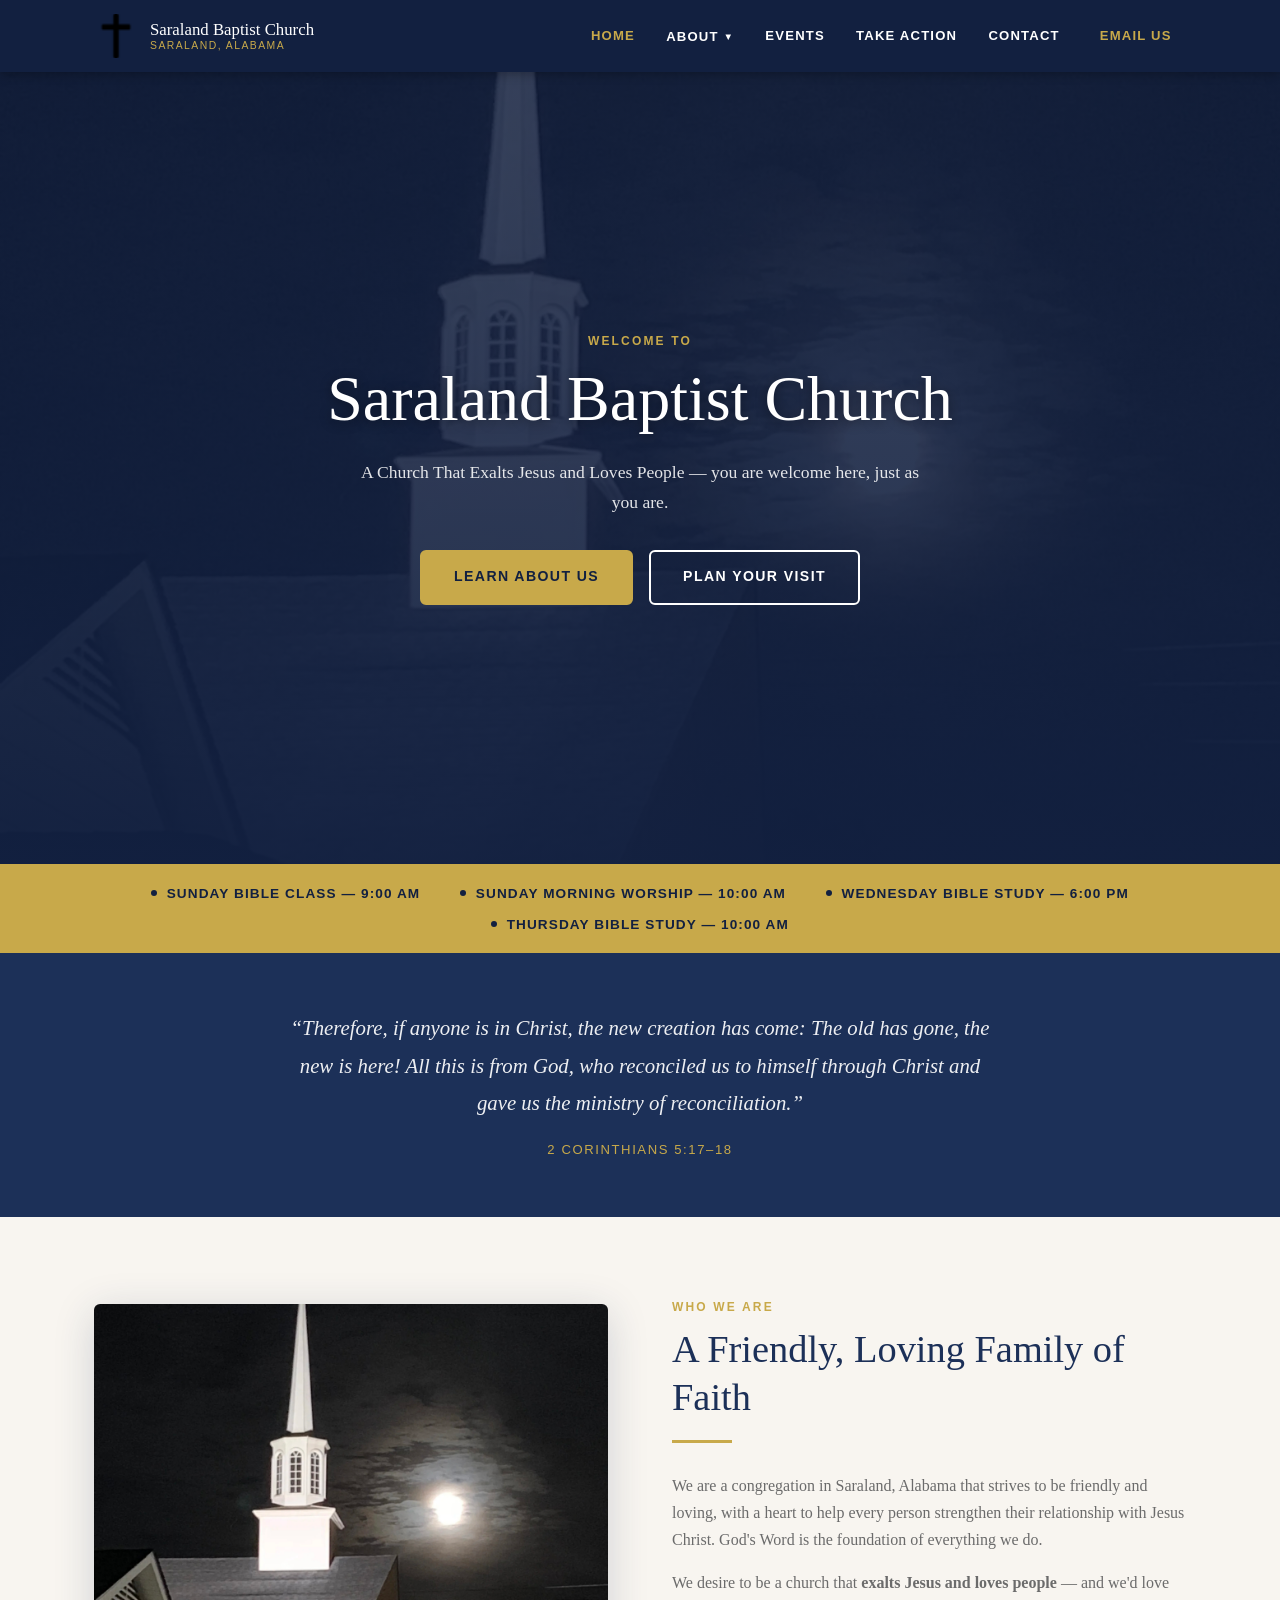
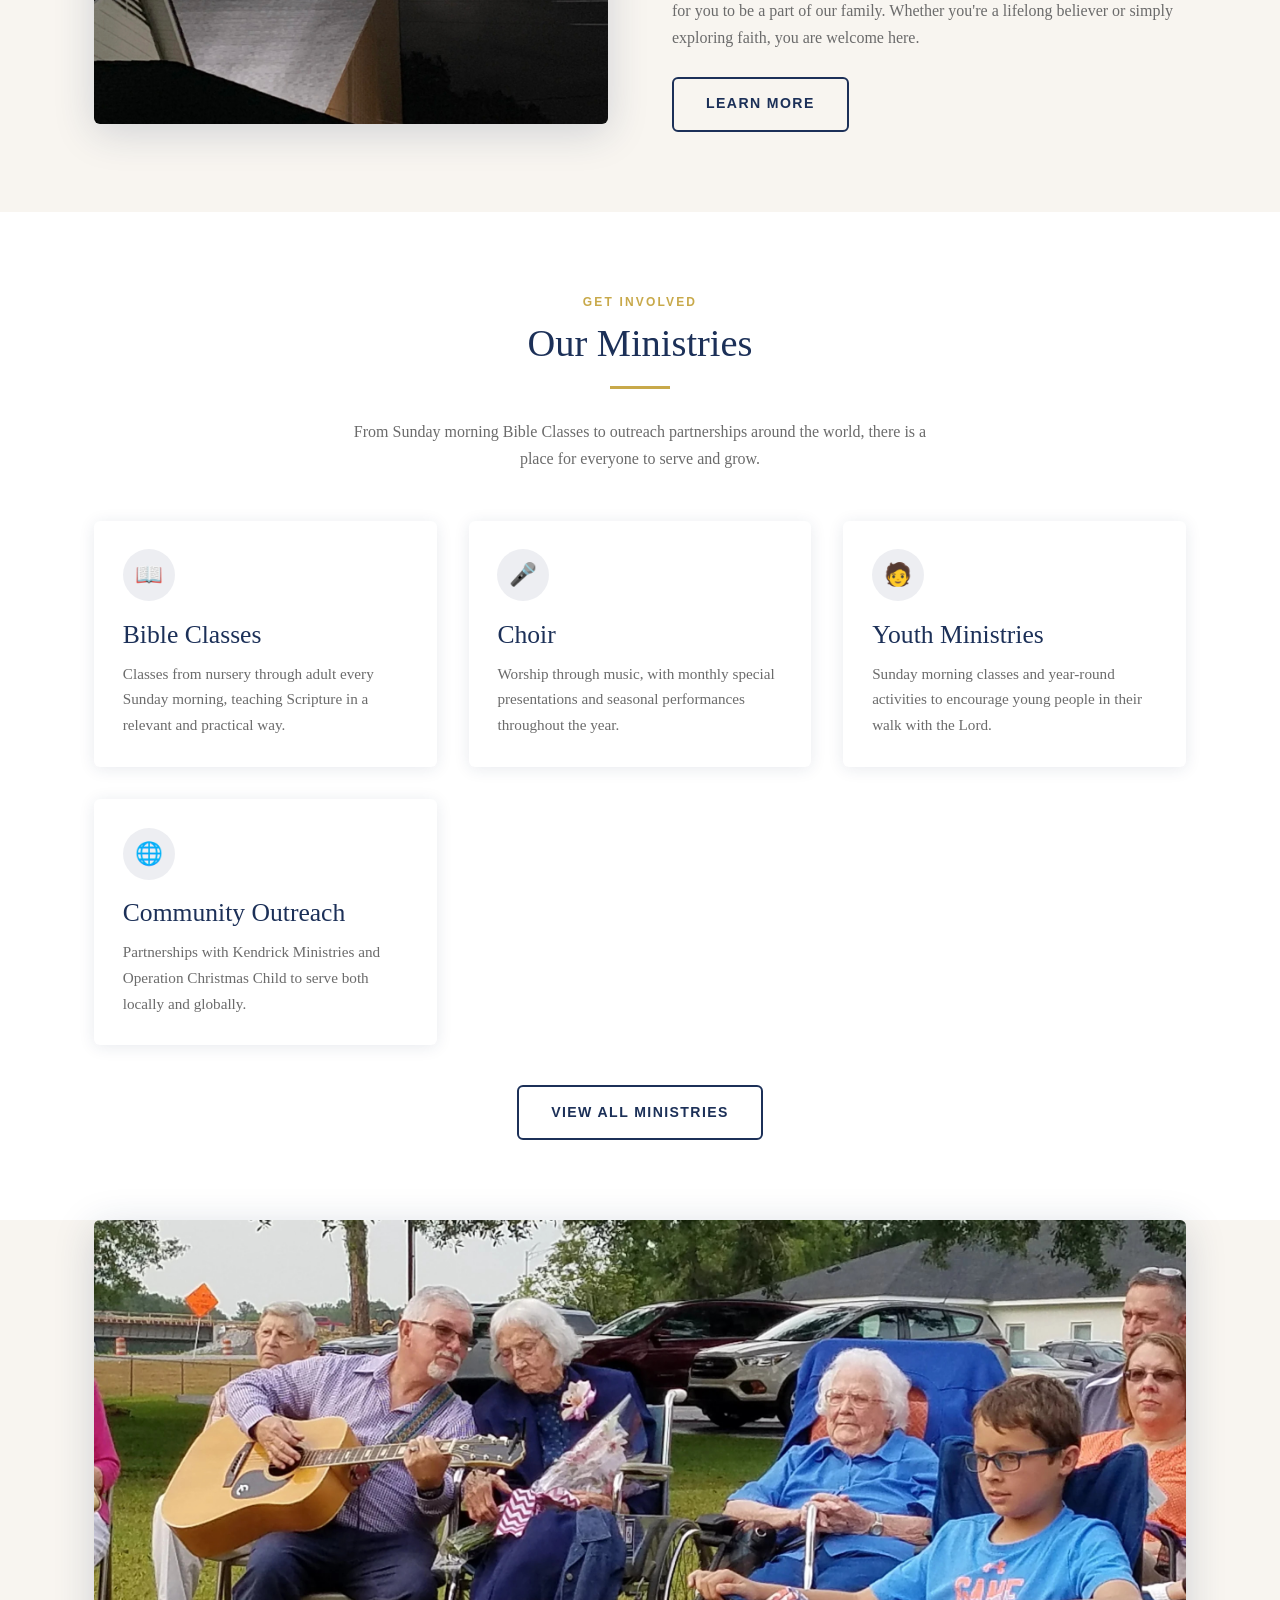
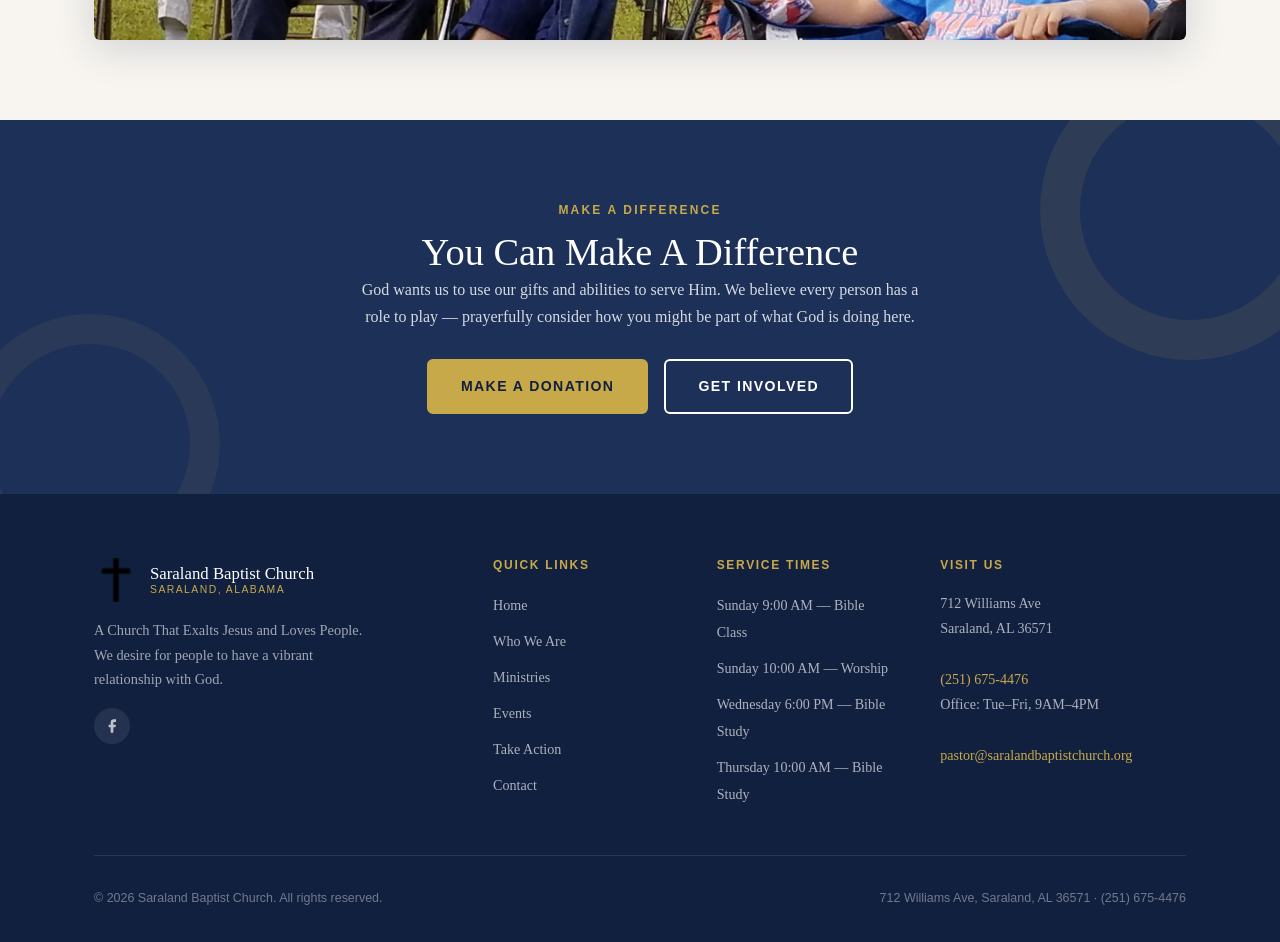
<file: index.html>
<!DOCTYPE html>
<html lang="en">
<head>
  <meta charset="UTF-8">
  <meta name="viewport" content="width=device-width, initial-scale=1.0">
  <title>Saraland Baptist Church — A Church That Exalts Jesus and Loves People</title>
  <meta name="description" content="Saraland Baptist Church is a friendly, loving congregation in Saraland, Alabama. We desire for people to have a vibrant relationship with God.">
  <link rel="icon" type="image/x-icon" href="assets/icons/favicon.ico">
  <link rel="stylesheet" href="css/style.css">
</head>
<body>

  <!-- ===================== HEADER ===================== -->
  <header id="site-header">
    <div class="container">
      <div class="header-inner">

        <a href="index.html" class="site-logo">
          <img src="assets/icons/favicon.ico" alt="Saraland Baptist Church Logo">
          <div class="logo-text">
            <span class="logo-name">Saraland Baptist Church</span>
            <span class="logo-sub">Saraland, Alabama</span>
          </div>
        </a>

        <button class="nav-toggle" id="nav-toggle" aria-label="Toggle navigation" aria-expanded="false">
          <span></span><span></span><span></span>
        </button>

        <ul class="main-nav" id="main-nav" role="list">
          <li><a href="index.html" class="active">Home</a></li>
          <li>
            <button aria-haspopup="true" aria-expanded="false" id="about-btn">
              About <span class="nav-arrow">&#9660;</span>
            </button>
            <ul class="dropdown-menu" id="about-dropdown" role="list">
              <li><a href="about.html">Who We Are</a></li>
              <li><a href="ministries.html">Ministries</a></li>
            </ul>
          </li>
          <li><a href="events.html">Events</a></li>
          <li><a href="take-action.html">Take Action</a></li>
          <li><a href="contact.html">Contact</a></li>
          <li><a href="mailto:pastor@saralandbaptistchurch.org" class="nav-email">Email Us</a></li>
        </ul>

      </div>
    </div>
  </header>

  <main>

    <!-- ===================== HERO ===================== -->
    <section class="hero">
      <div class="hero-bg" aria-hidden="true"></div>
      <div class="hero-overlay" aria-hidden="true"></div>
      <div class="hero-content">
        <span class="section-label">Welcome to</span>
        <h1>Saraland Baptist Church</h1>
        <p>A Church That Exalts Jesus and Loves People — you are welcome here, just as you are.</p>
        <div class="hero-buttons">
          <a href="about.html" class="btn btn-primary">Learn About Us</a>
          <a href="contact.html" class="btn btn-outline">Plan Your Visit</a>
        </div>
      </div>
    </section>

    <!-- ===================== SERVICE TIMES BANNER ===================== -->
    <div class="service-banner">
      <div class="container">
        <div class="service-item">
          <span class="dot"></span>
          <span>Sunday Bible Class &mdash; 9:00 AM</span>
        </div>
        <div class="service-item">
          <span class="dot"></span>
          <span>Sunday Morning Worship &mdash; 10:00 AM</span>
        </div>
        <div class="service-item">
          <span class="dot"></span>
          <span>Wednesday Bible Study &mdash; 6:00 PM</span>
        </div>
        <div class="service-item">
          <span class="dot"></span>
          <span>Thursday Bible Study &mdash; 10:00 AM</span>
        </div>
      </div>
    </div>

    <!-- ===================== SCRIPTURE ===================== -->
    <section class="scripture-band">
      <div class="container">
        <blockquote>
          &ldquo;Therefore, if anyone is in Christ, the new creation has come: The old has gone, the new is here!
          All this is from God, who reconciled us to himself through Christ and gave us the ministry of reconciliation.&rdquo;
          <cite>2 Corinthians 5:17&ndash;18</cite>
        </blockquote>
      </div>
    </section>

    <!-- ===================== ABOUT TEASER ===================== -->
    <section class="about-home section-pad">
      <div class="container">
        <div class="about-home-inner">

          <div class="about-home-image">
            <img src="assets/images/church-exterior.jpg" alt="Saraland Baptist Church building at night">
            <div class="image-accent" aria-hidden="true"></div>
          </div>

          <div class="about-home-text">
            <span class="section-label">Who We Are</span>
            <h2>A Friendly, Loving Family of Faith</h2>
            <hr class="divider divider-left">
            <p>
              We are a congregation in Saraland, Alabama that strives to be friendly and loving,
              with a heart to help every person strengthen their relationship with Jesus Christ.
              God's Word is the foundation of everything we do.
            </p>
            <p>
              We desire to be a church that <strong>exalts Jesus and loves people</strong> —
              and we'd love for you to be a part of our family.
              Whether you're a lifelong believer or simply exploring faith, you are welcome here.
            </p>
            <a href="about.html" class="btn btn-outline-navy" style="margin-top:0.6rem;">Learn More</a>
          </div>

        </div>
      </div>
    </section>

    <!-- ===================== MINISTRIES SNAPSHOT ===================== -->
    <section class="section-pad" style="background: var(--white);">
      <div class="container">
        <div class="text-center" style="max-width:600px; margin:0 auto 3rem;">
          <span class="section-label">Get Involved</span>
          <h2>Our Ministries</h2>
          <hr class="divider">
          <p style="color: var(--text-muted);">
            From Sunday morning Bible Classes to outreach partnerships around the world,
            there is a place for everyone to serve and grow.
          </p>
        </div>

        <div class="cards-grid">
          <div class="card">
            <div class="card-body">
              <div class="card-icon">&#128214;</div>
              <h3>Bible Classes</h3>
              <p>Classes from nursery through adult every Sunday morning, teaching Scripture in a relevant and practical way.</p>
            </div>
          </div>
          <div class="card">
            <div class="card-body">
              <div class="card-icon">&#127908;</div>
              <h3>Choir</h3>
              <p>Worship through music, with monthly special presentations and seasonal performances throughout the year.</p>
            </div>
          </div>
          <div class="card">
            <div class="card-body">
              <div class="card-icon">&#129489;</div>
              <h3>Youth Ministries</h3>
              <p>Sunday morning classes and year-round activities to encourage young people in their walk with the Lord.</p>
            </div>
          </div>
          <div class="card">
            <div class="card-body">
              <div class="card-icon">&#127760;</div>
              <h3>Community Outreach</h3>
              <p>Partnerships with Kendrick Ministries and Operation Christmas Child to serve both locally and globally.</p>
            </div>
          </div>
        </div>

        <div class="text-center" style="margin-top: 2.5rem;">
          <a href="ministries.html" class="btn btn-outline-navy">View All Ministries</a>
        </div>
      </div>
    </section>

    <!-- ===================== CAMPFIRE / COMMUNITY IMAGE ===================== -->
    <section class="section-pad" style="background: var(--cream); padding-top: 0;">
      <div class="container">
        <div style="border-radius: var(--radius); overflow: hidden; box-shadow: var(--shadow-lg); max-height: 420px;">
          <img
            src="assets/images/campfire-gathering.jpg"
            alt="Church community gathering around a campfire"
            style="width:100%; height:420px; object-fit:cover; display:block;"
          >
        </div>
      </div>
    </section>

    <!-- ===================== TAKE ACTION ===================== -->
    <section class="take-action-home section-pad">
      <div class="container" style="position: relative; z-index: 1;">
        <span class="section-label text-gold">Make A Difference</span>
        <h2>You Can Make A Difference</h2>
        <p>
          God wants us to use our gifts and abilities to serve Him. We believe every person has a
          role to play — prayerfully consider how you might be part of what God is doing here.
        </p>
        <div style="display:flex; gap:1rem; justify-content:center; flex-wrap:wrap;">
          <a href="take-action.html#donate" class="btn btn-primary">Make A Donation</a>
          <a href="ministries.html" class="btn btn-outline">Get Involved</a>
        </div>
      </div>
    </section>

  </main>

  <!-- ===================== FOOTER ===================== -->
  <footer id="site-footer">
    <div class="container">
      <div class="footer-grid">

        <div class="footer-brand">
          <a href="index.html" class="site-logo">
            <img src="assets/icons/favicon.ico" alt="SBC Logo">
            <div class="logo-text">
              <span class="logo-name">Saraland Baptist Church</span>
              <span class="logo-sub">Saraland, Alabama</span>
            </div>
          </a>
          <p>A Church That Exalts Jesus and Loves People. We desire for people to have a vibrant relationship with God.</p>
          <div class="social-links" style="margin-top:1rem;">
            <a href="https://www.facebook.com/Saralandbaptist" target="_blank" rel="noopener" aria-label="Facebook">
              <svg width="16" height="16" viewBox="0 0 24 24" fill="currentColor"><path d="M18 2h-3a5 5 0 0 0-5 5v3H7v4h3v8h4v-8h3l1-4h-4V7a1 1 0 0 1 1-1h3z"/></svg>
            </a>
          </div>
        </div>

        <div class="footer-col">
          <h4>Quick Links</h4>
          <ul>
            <li><a href="index.html">Home</a></li>
            <li><a href="about.html">Who We Are</a></li>
            <li><a href="ministries.html">Ministries</a></li>
            <li><a href="events.html">Events</a></li>
            <li><a href="take-action.html">Take Action</a></li>
            <li><a href="contact.html">Contact</a></li>
          </ul>
        </div>

        <div class="footer-col">
          <h4>Service Times</h4>
          <ul>
            <li><a href="about.html#service-times">Sunday 9:00 AM — Bible Class</a></li>
            <li><a href="about.html#service-times">Sunday 10:00 AM — Worship</a></li>
            <li><a href="about.html#service-times">Wednesday 6:00 PM — Bible Study</a></li>
            <li><a href="about.html#service-times">Thursday 10:00 AM — Bible Study</a></li>
          </ul>
        </div>

        <div class="footer-col footer-contact">
          <h4>Visit Us</h4>
          <p>
            712 Williams Ave<br>
            Saraland, AL 36571<br><br>
            <a href="tel:+12516754476">(251) 675-4476</a><br>
            Office: Tue–Fri, 9AM–4PM<br><br>
            <a href="mailto:pastor@saralandbaptistchurch.org">pastor@saralandbaptistchurch.org</a>
          </p>
        </div>

      </div>

      <div class="footer-bottom">
        <p>&copy; <span id="footer-year"></span> Saraland Baptist Church. All rights reserved.</p>
        <p>712 Williams Ave, Saraland, AL 36571 &middot; <a href="tel:+12516754476" style="color:rgba(255,255,255,0.4)">(251) 675-4476</a></p>
      </div>
    </div>
  </footer>

  <script src="js/main.js"></script>
</body>
</html>
</file>
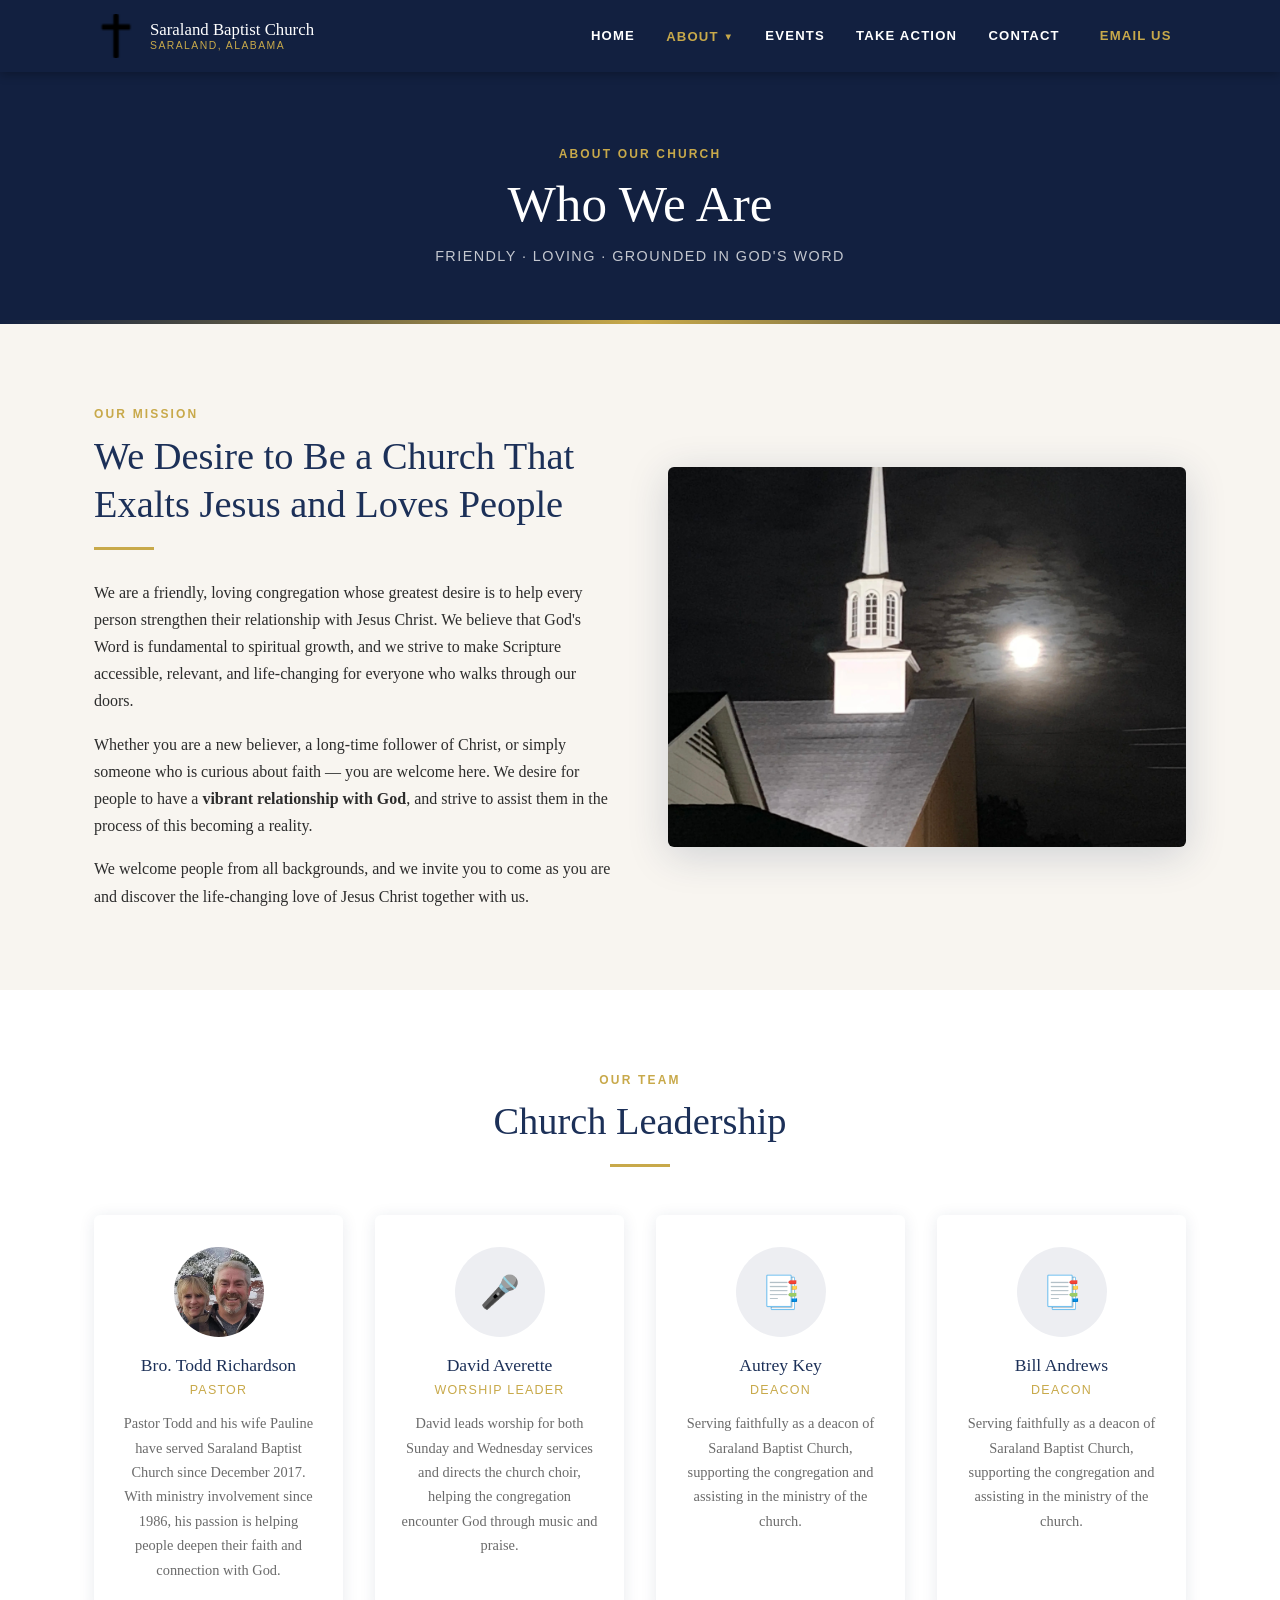
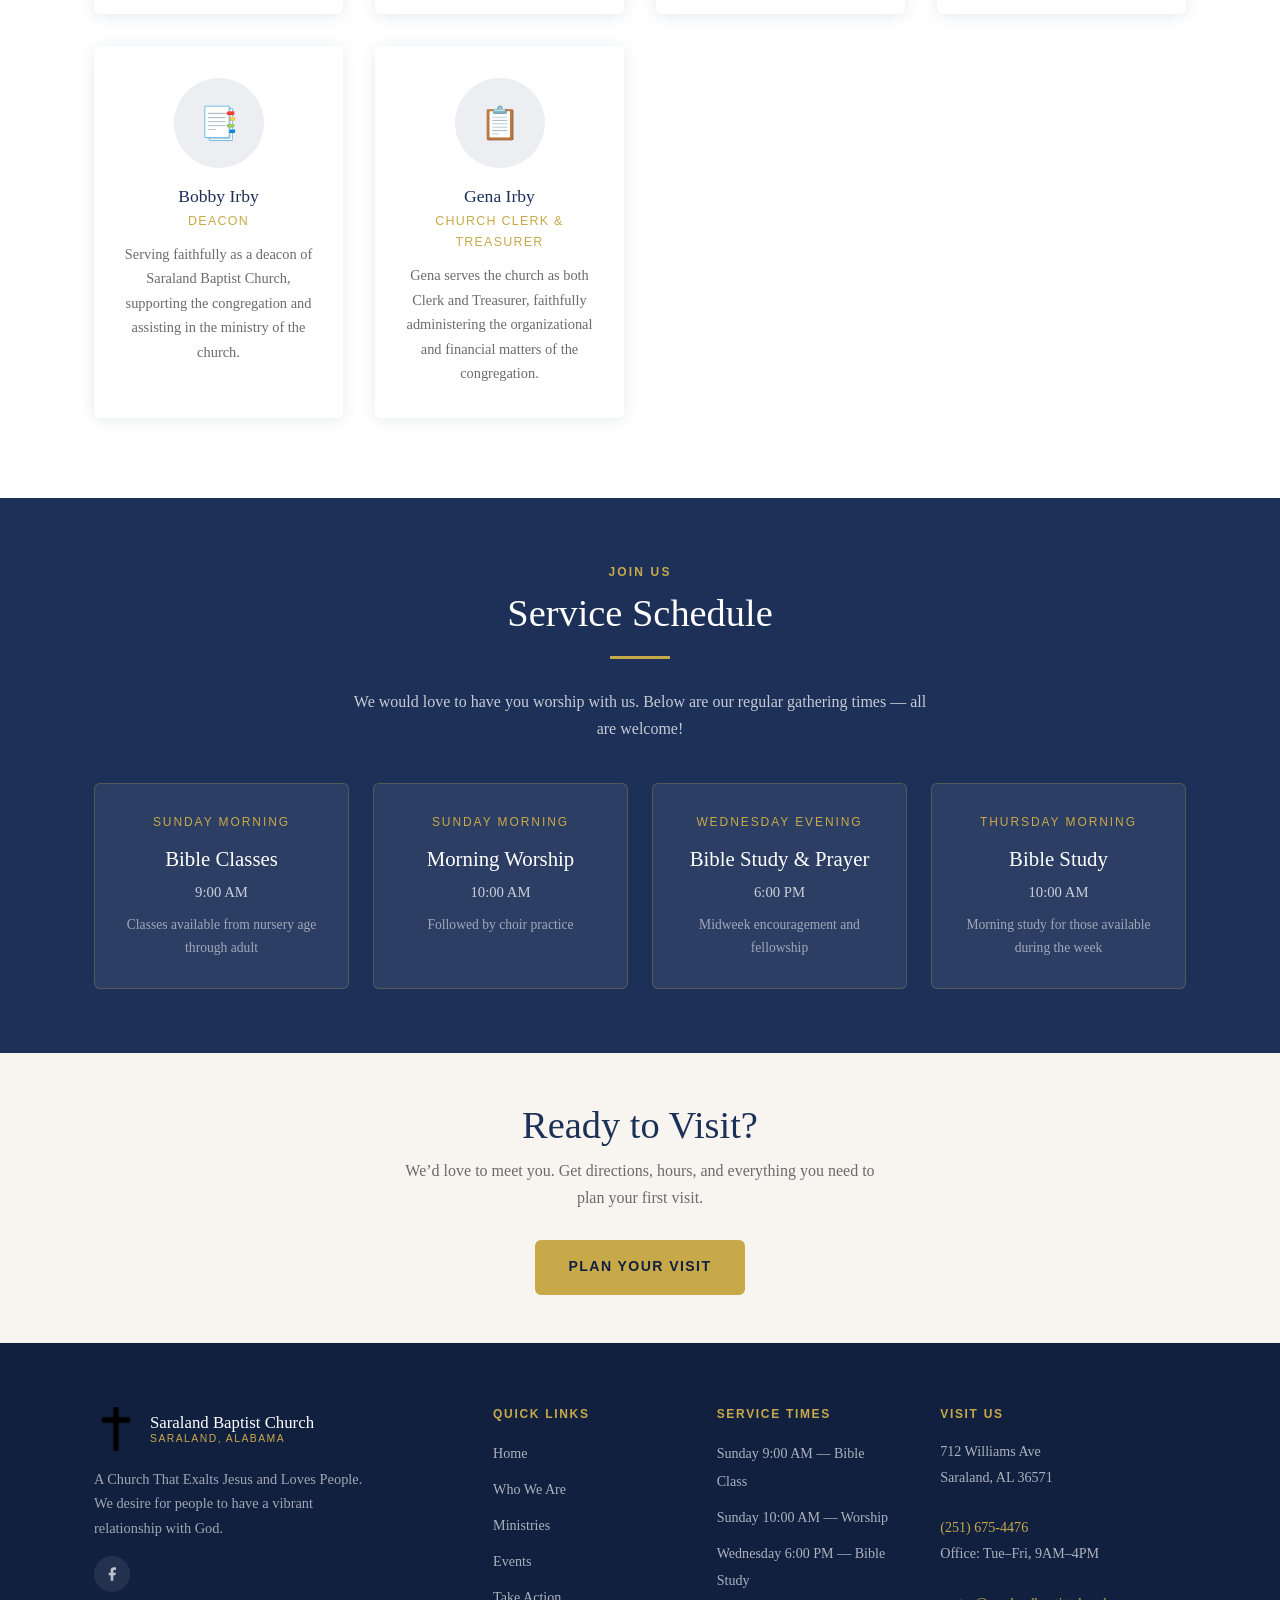
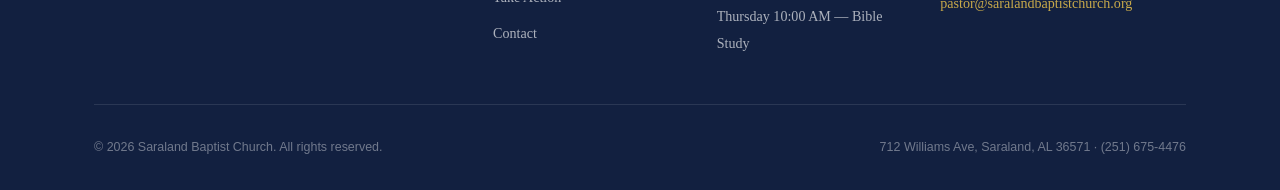
<file: about.html>
<!DOCTYPE html>
<html lang="en">
<head>
  <meta charset="UTF-8">
  <meta name="viewport" content="width=device-width, initial-scale=1.0">
  <title>Who We Are — Saraland Baptist Church</title>
  <meta name="description" content="Learn about Saraland Baptist Church — our mission, leadership, and what we believe. A friendly, loving congregation in Saraland, Alabama.">
  <link rel="icon" type="image/x-icon" href="assets/icons/favicon.ico">
  <link rel="stylesheet" href="css/style.css">
</head>
<body>

  <!-- ===================== HEADER ===================== -->
  <header id="site-header">
    <div class="container">
      <div class="header-inner">

        <a href="index.html" class="site-logo">
          <img src="assets/icons/favicon.ico" alt="Saraland Baptist Church Logo">
          <div class="logo-text">
            <span class="logo-name">Saraland Baptist Church</span>
            <span class="logo-sub">Saraland, Alabama</span>
          </div>
        </a>

        <button class="nav-toggle" id="nav-toggle" aria-label="Toggle navigation" aria-expanded="false">
          <span></span><span></span><span></span>
        </button>

        <ul class="main-nav" id="main-nav" role="list">
          <li><a href="index.html">Home</a></li>
          <li>
            <button aria-haspopup="true" aria-expanded="false" id="about-btn" class="active">
              About <span class="nav-arrow">&#9660;</span>
            </button>
            <ul class="dropdown-menu" id="about-dropdown" role="list">
              <li><a href="about.html" class="active">Who We Are</a></li>
              <li><a href="ministries.html">Ministries</a></li>
            </ul>
          </li>
          <li><a href="events.html">Events</a></li>
          <li><a href="take-action.html">Take Action</a></li>
          <li><a href="contact.html">Contact</a></li>
          <li><a href="mailto:pastor@saralandbaptistchurch.org" class="nav-email">Email Us</a></li>
        </ul>

      </div>
    </div>
  </header>

  <main>

    <!-- ===================== PAGE HERO ===================== -->
    <section class="page-hero">
      <div class="container">
        <span class="section-label">About Our Church</span>
        <h1>Who We Are</h1>
        <p class="page-hero-sub">Friendly &middot; Loving &middot; Grounded in God's Word</p>
      </div>
    </section>

    <!-- ===================== MISSION ===================== -->
    <section class="section-pad" style="background: var(--cream);">
      <div class="container">
        <div style="display: grid; grid-template-columns: 1fr 1fr; gap: 3.5rem; align-items: center;">

          <div>
            <span class="section-label">Our Mission</span>
            <h2>We Desire to Be a Church That Exalts Jesus and Loves People</h2>
            <hr class="divider divider-left">
            <p>
              We are a friendly, loving congregation whose greatest desire is to help every person
              strengthen their relationship with Jesus Christ. We believe that God's Word is
              fundamental to spiritual growth, and we strive to make Scripture accessible,
              relevant, and life-changing for everyone who walks through our doors.
            </p>
            <p>
              Whether you are a new believer, a long-time follower of Christ, or simply someone
              who is curious about faith — you are welcome here. We desire for people to have a
              <strong>vibrant relationship with God</strong>, and strive to assist them in the
              process of this becoming a reality.
            </p>
            <p>
              We welcome people from all backgrounds, and we invite you to come as you are and
              discover the life-changing love of Jesus Christ together with us.
            </p>
          </div>

          <div style="position: relative;">
            <img
              src="assets/images/church-exterior.jpg"
              alt="Saraland Baptist Church building"
              style="border-radius: var(--radius); box-shadow: var(--shadow-lg); width:100%; height:380px; object-fit:cover;"
            >
          </div>

        </div>
      </div>
    </section>

    <!-- ===================== LEADERSHIP ===================== -->
    <section class="section-pad" style="background: var(--white);" id="leadership">
      <div class="container">
        <div class="text-center" style="max-width: 580px; margin: 0 auto 3rem;">
          <span class="section-label">Our Team</span>
          <h2>Church Leadership</h2>
          <hr class="divider">
        </div>

        <div class="staff-grid">

          <!-- Pastor -->
          <div class="staff-card">
            <div class="staff-avatar">
              <img src="assets/images/pastor-todd.jpg" alt="Pastor Todd Richardson" onerror="this.parentElement.innerHTML='&#9995;'">
            </div>
            <h3>Bro. Todd Richardson</h3>
            <span class="staff-title">Pastor</span>
            <p>
              Pastor Todd and his wife Pauline have served Saraland Baptist Church since
              December 2017. With ministry involvement since 1986, his passion is helping
              people deepen their faith and connection with God.
            </p>
          </div>

          <!-- Worship Leader -->
          <div class="staff-card">
            <div class="staff-avatar" style="font-size:2rem;">&#127908;</div>
            <h3>David Averette</h3>
            <span class="staff-title">Worship Leader</span>
            <p>
              David leads worship for both Sunday and Wednesday services and directs
              the church choir, helping the congregation encounter God through music
              and praise.
            </p>
          </div>

          <!-- Deacons -->
          <div class="staff-card">
            <div class="staff-avatar" style="font-size:2rem;">&#128209;</div>
            <h3>Autrey Key</h3>
            <span class="staff-title">Deacon</span>
            <p>
              Serving faithfully as a deacon of Saraland Baptist Church, supporting
              the congregation and assisting in the ministry of the church.
            </p>
          </div>

          <div class="staff-card">
            <div class="staff-avatar" style="font-size:2rem;">&#128209;</div>
            <h3>Bill Andrews</h3>
            <span class="staff-title">Deacon</span>
            <p>
              Serving faithfully as a deacon of Saraland Baptist Church, supporting
              the congregation and assisting in the ministry of the church.
            </p>
          </div>

          <div class="staff-card">
            <div class="staff-avatar" style="font-size:2rem;">&#128209;</div>
            <h3>Bobby Irby</h3>
            <span class="staff-title">Deacon</span>
            <p>
              Serving faithfully as a deacon of Saraland Baptist Church, supporting
              the congregation and assisting in the ministry of the church.
            </p>
          </div>

          <div class="staff-card">
            <div class="staff-avatar" style="font-size:2rem;">&#128203;</div>
            <h3>Gena Irby</h3>
            <span class="staff-title">Church Clerk &amp; Treasurer</span>
            <p>
              Gena serves the church as both Clerk and Treasurer, faithfully
              administering the organizational and financial matters of the
              congregation.
            </p>
          </div>

        </div>
      </div>
    </section>

    <!-- ===================== SERVICE TIMES ===================== -->
    <section class="service-times-section" id="service-times">
      <div class="container">
        <div class="text-center" style="max-width: 580px; margin: 0 auto;">
          <span class="section-label">Join Us</span>
          <h2 style="color: var(--white);">Service Schedule</h2>
          <hr class="divider">
          <p style="color: rgba(255,255,255,0.75);">
            We would love to have you worship with us. Below are our regular
            gathering times — all are welcome!
          </p>
        </div>

        <div class="service-times-grid">

          <div class="service-time-card">
            <span class="day">Sunday Morning</span>
            <h3>Bible Classes</h3>
            <p>9:00 AM</p>
            <p style="margin-top:0.5rem; font-size:0.85rem; color:rgba(255,255,255,0.55);">
              Classes available from nursery age through adult
            </p>
          </div>

          <div class="service-time-card">
            <span class="day">Sunday Morning</span>
            <h3>Morning Worship</h3>
            <p>10:00 AM</p>
            <p style="margin-top:0.5rem; font-size:0.85rem; color:rgba(255,255,255,0.55);">
              Followed by choir practice
            </p>
          </div>

          <div class="service-time-card">
            <span class="day">Wednesday Evening</span>
            <h3>Bible Study &amp; Prayer</h3>
            <p>6:00 PM</p>
            <p style="margin-top:0.5rem; font-size:0.85rem; color:rgba(255,255,255,0.55);">
              Midweek encouragement and fellowship
            </p>
          </div>

          <div class="service-time-card">
            <span class="day">Thursday Morning</span>
            <h3>Bible Study</h3>
            <p>10:00 AM</p>
            <p style="margin-top:0.5rem; font-size:0.85rem; color:rgba(255,255,255,0.55);">
              Morning study for those available during the week
            </p>
          </div>

        </div>
      </div>
    </section>

    <!-- ===================== CTA ===================== -->
    <section class="section-pad-sm" style="background: var(--cream); text-align: center;">
      <div class="container">
        <h2>Ready to Visit?</h2>
        <p style="color: var(--text-muted); max-width: 480px; margin: 0.5rem auto 1.8rem;">
          We&rsquo;d love to meet you. Get directions, hours, and everything you need to plan your first visit.
        </p>
        <a href="contact.html" class="btn btn-primary">Plan Your Visit</a>
      </div>
    </section>

  </main>

  <!-- ===================== FOOTER ===================== -->
  <footer id="site-footer">
    <div class="container">
      <div class="footer-grid">

        <div class="footer-brand">
          <a href="index.html" class="site-logo">
            <img src="assets/icons/favicon.ico" alt="SBC Logo">
            <div class="logo-text">
              <span class="logo-name">Saraland Baptist Church</span>
              <span class="logo-sub">Saraland, Alabama</span>
            </div>
          </a>
          <p>A Church That Exalts Jesus and Loves People. We desire for people to have a vibrant relationship with God.</p>
          <div class="social-links" style="margin-top:1rem;">
            <a href="https://www.facebook.com/Saralandbaptist" target="_blank" rel="noopener" aria-label="Facebook">
              <svg width="16" height="16" viewBox="0 0 24 24" fill="currentColor"><path d="M18 2h-3a5 5 0 0 0-5 5v3H7v4h3v8h4v-8h3l1-4h-4V7a1 1 0 0 1 1-1h3z"/></svg>
            </a>
          </div>
        </div>

        <div class="footer-col">
          <h4>Quick Links</h4>
          <ul>
            <li><a href="index.html">Home</a></li>
            <li><a href="about.html">Who We Are</a></li>
            <li><a href="ministries.html">Ministries</a></li>
            <li><a href="events.html">Events</a></li>
            <li><a href="take-action.html">Take Action</a></li>
            <li><a href="contact.html">Contact</a></li>
          </ul>
        </div>

        <div class="footer-col">
          <h4>Service Times</h4>
          <ul>
            <li><a href="#service-times">Sunday 9:00 AM — Bible Class</a></li>
            <li><a href="#service-times">Sunday 10:00 AM — Worship</a></li>
            <li><a href="#service-times">Wednesday 6:00 PM — Bible Study</a></li>
            <li><a href="#service-times">Thursday 10:00 AM — Bible Study</a></li>
          </ul>
        </div>

        <div class="footer-col footer-contact">
          <h4>Visit Us</h4>
          <p>
            712 Williams Ave<br>
            Saraland, AL 36571<br><br>
            <a href="tel:+12516754476">(251) 675-4476</a><br>
            Office: Tue–Fri, 9AM–4PM<br><br>
            <a href="mailto:pastor@saralandbaptistchurch.org">pastor@saralandbaptistchurch.org</a>
          </p>
        </div>

      </div>

      <div class="footer-bottom">
        <p>&copy; <span id="footer-year"></span> Saraland Baptist Church. All rights reserved.</p>
        <p>712 Williams Ave, Saraland, AL 36571 &middot; <a href="tel:+12516754476" style="color:rgba(255,255,255,0.4)">(251) 675-4476</a></p>
      </div>
    </div>
  </footer>

  <script src="js/main.js"></script>
</body>
</html>
</file>
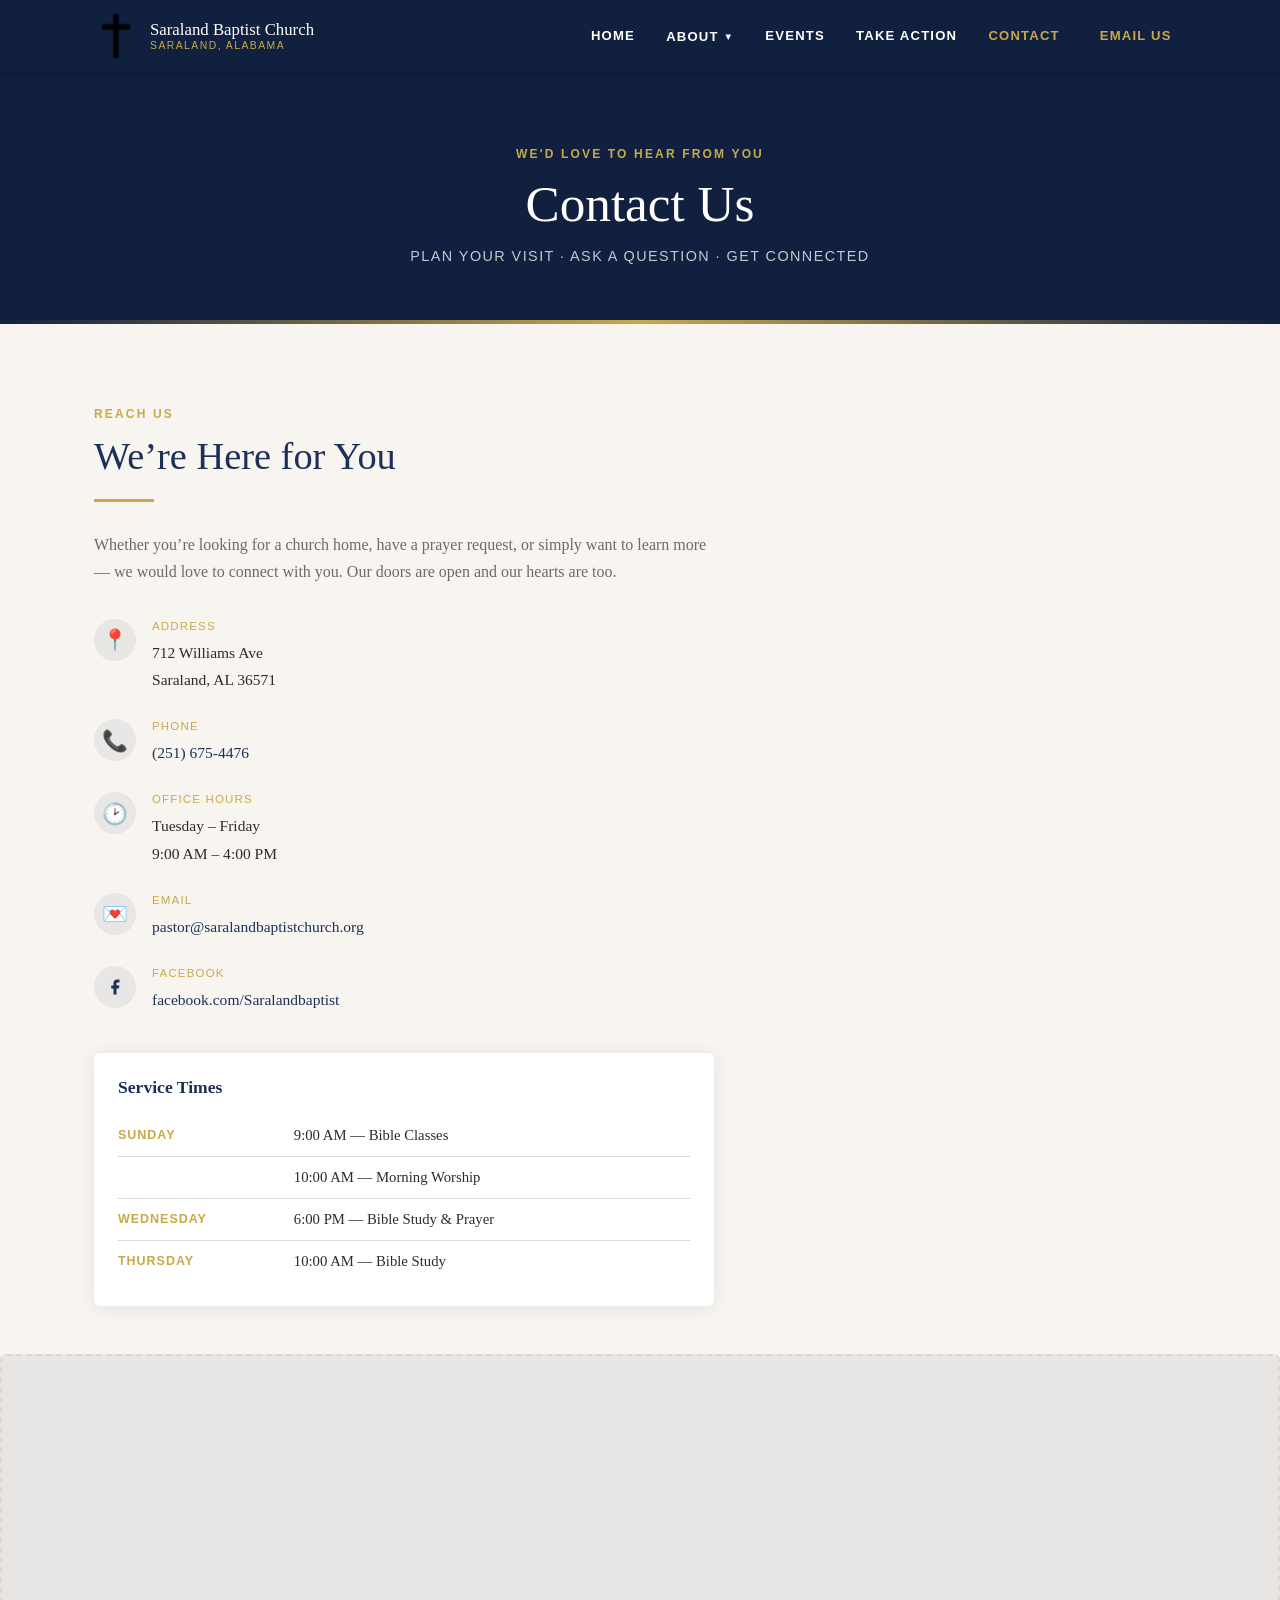
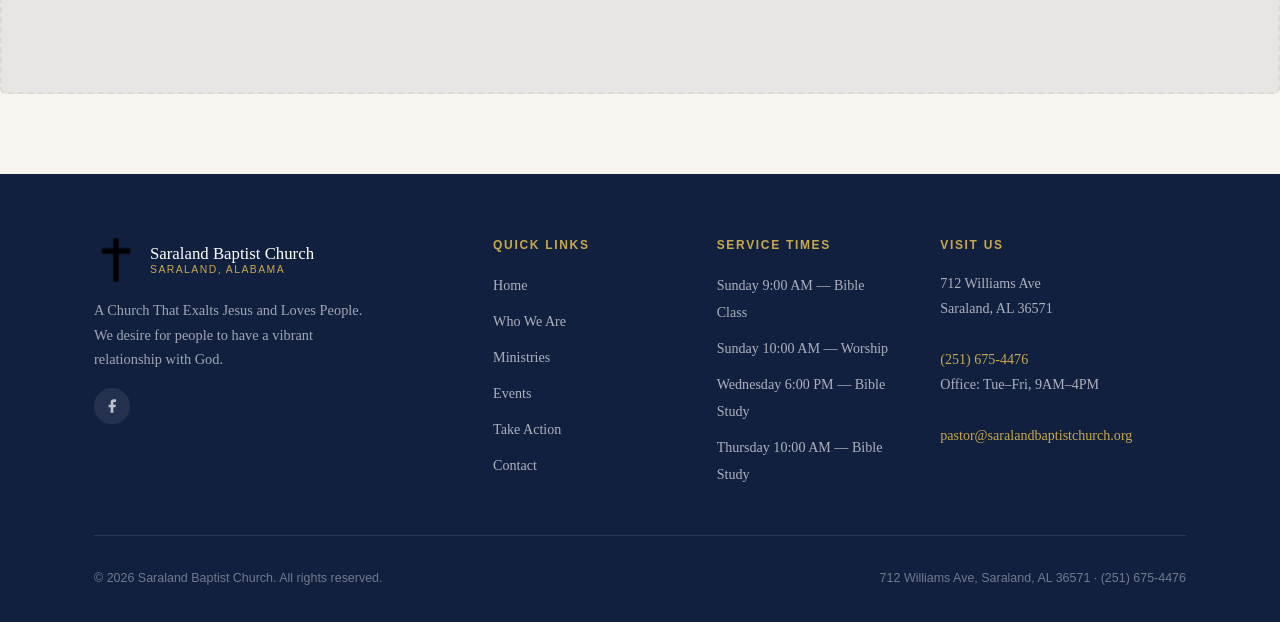
<file: contact.html>
<!DOCTYPE html>
<html lang="en">
<head>
  <meta charset="UTF-8">
  <meta name="viewport" content="width=device-width, initial-scale=1.0">
  <title>Contact — Saraland Baptist Church</title>
  <meta name="description" content="Contact Saraland Baptist Church. 712 Williams Ave, Saraland, AL 36571. Phone: (251) 675-4476. Office hours Tuesday–Friday 9AM–4PM.">
  <link rel="icon" type="image/x-icon" href="assets/icons/favicon.ico">
  <link rel="stylesheet" href="css/style.css">
</head>
<body>

  <!-- ===================== HEADER ===================== -->
  <header id="site-header">
    <div class="container">
      <div class="header-inner">

        <a href="index.html" class="site-logo">
          <img src="assets/icons/favicon.ico" alt="Saraland Baptist Church Logo">
          <div class="logo-text">
            <span class="logo-name">Saraland Baptist Church</span>
            <span class="logo-sub">Saraland, Alabama</span>
          </div>
        </a>

        <button class="nav-toggle" id="nav-toggle" aria-label="Toggle navigation" aria-expanded="false">
          <span></span><span></span><span></span>
        </button>

        <ul class="main-nav" id="main-nav" role="list">
          <li><a href="index.html">Home</a></li>
          <li>
            <button aria-haspopup="true" aria-expanded="false" id="about-btn">
              About <span class="nav-arrow">&#9660;</span>
            </button>
            <ul class="dropdown-menu" id="about-dropdown" role="list">
              <li><a href="about.html">Who We Are</a></li>
              <li><a href="ministries.html">Ministries</a></li>
            </ul>
          </li>
          <li><a href="events.html">Events</a></li>
          <li><a href="take-action.html">Take Action</a></li>
          <li><a href="contact.html" class="active">Contact</a></li>
          <li><a href="mailto:pastor@saralandbaptistchurch.org" class="nav-email">Email Us</a></li>
        </ul>

      </div>
    </div>
  </header>

  <main>

    <!-- ===================== PAGE HERO ===================== -->
    <section class="page-hero">
      <div class="container">
        <span class="section-label">We'd Love to Hear from You</span>
        <h1>Contact Us</h1>
        <p class="page-hero-sub">Plan Your Visit &middot; Ask a Question &middot; Get Connected</p>
      </div>
    </section>

    <!-- ===================== CONTACT MAIN ===================== -->
    <section class="section-pad" style="background: var(--cream);">
      <div class="container">
        <div>

          <!-- Info Column -->
          <div style="max-width: 620px;">
            <span class="section-label">Reach Us</span>
            <h2>We&rsquo;re Here for You</h2>
            <hr class="divider divider-left">
            <p style="color: var(--text-muted); margin-bottom: 2rem;">
              Whether you&rsquo;re looking for a church home, have a prayer request,
              or simply want to learn more — we would love to connect with you.
              Our doors are open and our hearts are too.
            </p>

            <ul class="contact-info-list">

              <li>
                <div class="ci-icon">&#128205;</div>
                <div>
                  <span class="ci-label">Address</span>
                  <span class="ci-value">
                    712 Williams Ave<br>
                    Saraland, AL 36571
                  </span>
                </div>
              </li>

              <li>
                <div class="ci-icon">&#128222;</div>
                <div>
                  <span class="ci-label">Phone</span>
                  <span class="ci-value">
                    <a href="tel:+12516754476">(251) 675-4476</a>
                  </span>
                </div>
              </li>

              <li>
                <div class="ci-icon">&#128337;</div>
                <div>
                  <span class="ci-label">Office Hours</span>
                  <span class="ci-value">
                    Tuesday &ndash; Friday<br>
                    9:00 AM &ndash; 4:00 PM
                  </span>
                </div>
              </li>

              <li>
                <div class="ci-icon">&#128140;</div>
                <div>
                  <span class="ci-label">Email</span>
                  <span class="ci-value">
                    <a href="mailto:pastor@saralandbaptistchurch.org">pastor@saralandbaptistchurch.org</a>
                  </span>
                </div>
              </li>

              <li>
                <div class="ci-icon">
                  <svg width="18" height="18" viewBox="0 0 24 24" fill="var(--navy)"><path d="M18 2h-3a5 5 0 0 0-5 5v3H7v4h3v8h4v-8h3l1-4h-4V7a1 1 0 0 1 1-1h3z"/></svg>
                </div>
                <div>
                  <span class="ci-label">Facebook</span>
                  <span class="ci-value">
                    <a href="https://www.facebook.com/Saralandbaptist" target="_blank" rel="noopener">facebook.com/Saralandbaptist</a>
                  </span>
                </div>
              </li>

            </ul>

            <!-- Service Times Quick Reference -->
            <div style="margin-top: 2.5rem; background: var(--white); border-radius: var(--radius); padding: 1.5rem; box-shadow: var(--shadow);">
              <h4 style="margin-bottom: 1rem;">Service Times</h4>
              <table style="width:100%; border-collapse:collapse; font-size:0.92rem;">
                <tbody>
                  <tr style="border-bottom: 1px solid var(--border);">
                    <td style="padding: 0.5rem 0; color: var(--gold); font-family: var(--font-sans); font-size:0.78rem; font-weight:700; text-transform:uppercase; letter-spacing:0.08em;">Sunday</td>
                    <td style="padding: 0.5rem 0; color: var(--text);">9:00 AM — Bible Classes</td>
                  </tr>
                  <tr style="border-bottom: 1px solid var(--border);">
                    <td style="padding: 0.5rem 0; color: var(--gold); font-family: var(--font-sans); font-size:0.78rem; font-weight:700; text-transform:uppercase; letter-spacing:0.08em;"></td>
                    <td style="padding: 0.5rem 0; color: var(--text);">10:00 AM — Morning Worship</td>
                  </tr>
                  <tr style="border-bottom: 1px solid var(--border);">
                    <td style="padding: 0.5rem 0; color: var(--gold); font-family: var(--font-sans); font-size:0.78rem; font-weight:700; text-transform:uppercase; letter-spacing:0.08em;">Wednesday</td>
                    <td style="padding: 0.5rem 0; color: var(--text);">6:00 PM — Bible Study &amp; Prayer</td>
                  </tr>
                  <tr>
                    <td style="padding: 0.5rem 0; color: var(--gold); font-family: var(--font-sans); font-size:0.78rem; font-weight:700; text-transform:uppercase; letter-spacing:0.08em;">Thursday</td>
                    <td style="padding: 0.5rem 0; color: var(--text);">10:00 AM — Bible Study</td>
                  </tr>
                </tbody>
              </table>
            </div>
          </div>

          </div>

        </div>

        <!-- Map -->
        <div class="map-placeholder">
          <iframe
            src="https://www.google.com/maps/embed?pb=!1m18!1m12!1m3!1d3362.3!2d-88.0694!3d30.8225!2m3!1f0!2f0!3f0!3m2!1i1024!2i768!4f13.1!3m3!1m2!1s0x0%3A0x0!2s712+Williams+Ave%2C+Saraland%2C+AL+36571!5e0!3m2!1sen!2sus!4v1600000000000"
            allowfullscreen=""
            loading="lazy"
            referrerpolicy="no-referrer-when-downgrade"
            title="Saraland Baptist Church location map"
          ></iframe>
        </div>

      </div>
    </section>

  </main>

  <!-- ===================== FOOTER ===================== -->
  <footer id="site-footer">
    <div class="container">
      <div class="footer-grid">

        <div class="footer-brand">
          <a href="index.html" class="site-logo">
            <img src="assets/icons/favicon.ico" alt="SBC Logo">
            <div class="logo-text">
              <span class="logo-name">Saraland Baptist Church</span>
              <span class="logo-sub">Saraland, Alabama</span>
            </div>
          </a>
          <p>A Church That Exalts Jesus and Loves People. We desire for people to have a vibrant relationship with God.</p>
          <div class="social-links" style="margin-top:1rem;">
            <a href="https://www.facebook.com/Saralandbaptist" target="_blank" rel="noopener" aria-label="Facebook">
              <svg width="16" height="16" viewBox="0 0 24 24" fill="currentColor"><path d="M18 2h-3a5 5 0 0 0-5 5v3H7v4h3v8h4v-8h3l1-4h-4V7a1 1 0 0 1 1-1h3z"/></svg>
            </a>
          </div>
        </div>

        <div class="footer-col">
          <h4>Quick Links</h4>
          <ul>
            <li><a href="index.html">Home</a></li>
            <li><a href="about.html">Who We Are</a></li>
            <li><a href="ministries.html">Ministries</a></li>
            <li><a href="events.html">Events</a></li>
            <li><a href="take-action.html">Take Action</a></li>
            <li><a href="contact.html">Contact</a></li>
          </ul>
        </div>

        <div class="footer-col">
          <h4>Service Times</h4>
          <ul>
            <li><a href="about.html#service-times">Sunday 9:00 AM — Bible Class</a></li>
            <li><a href="about.html#service-times">Sunday 10:00 AM — Worship</a></li>
            <li><a href="about.html#service-times">Wednesday 6:00 PM — Bible Study</a></li>
            <li><a href="about.html#service-times">Thursday 10:00 AM — Bible Study</a></li>
          </ul>
        </div>

        <div class="footer-col footer-contact">
          <h4>Visit Us</h4>
          <p>
            712 Williams Ave<br>
            Saraland, AL 36571<br><br>
            <a href="tel:+12516754476">(251) 675-4476</a><br>
            Office: Tue–Fri, 9AM–4PM<br><br>
            <a href="mailto:pastor@saralandbaptistchurch.org">pastor@saralandbaptistchurch.org</a>
          </p>
        </div>

      </div>

      <div class="footer-bottom">
        <p>&copy; <span id="footer-year"></span> Saraland Baptist Church. All rights reserved.</p>
        <p>712 Williams Ave, Saraland, AL 36571 &middot; <a href="tel:+12516754476" style="color:rgba(255,255,255,0.4)">(251) 675-4476</a></p>
      </div>
    </div>
  </footer>

  <script src="js/main.js"></script>
</body>
</html>
</file>
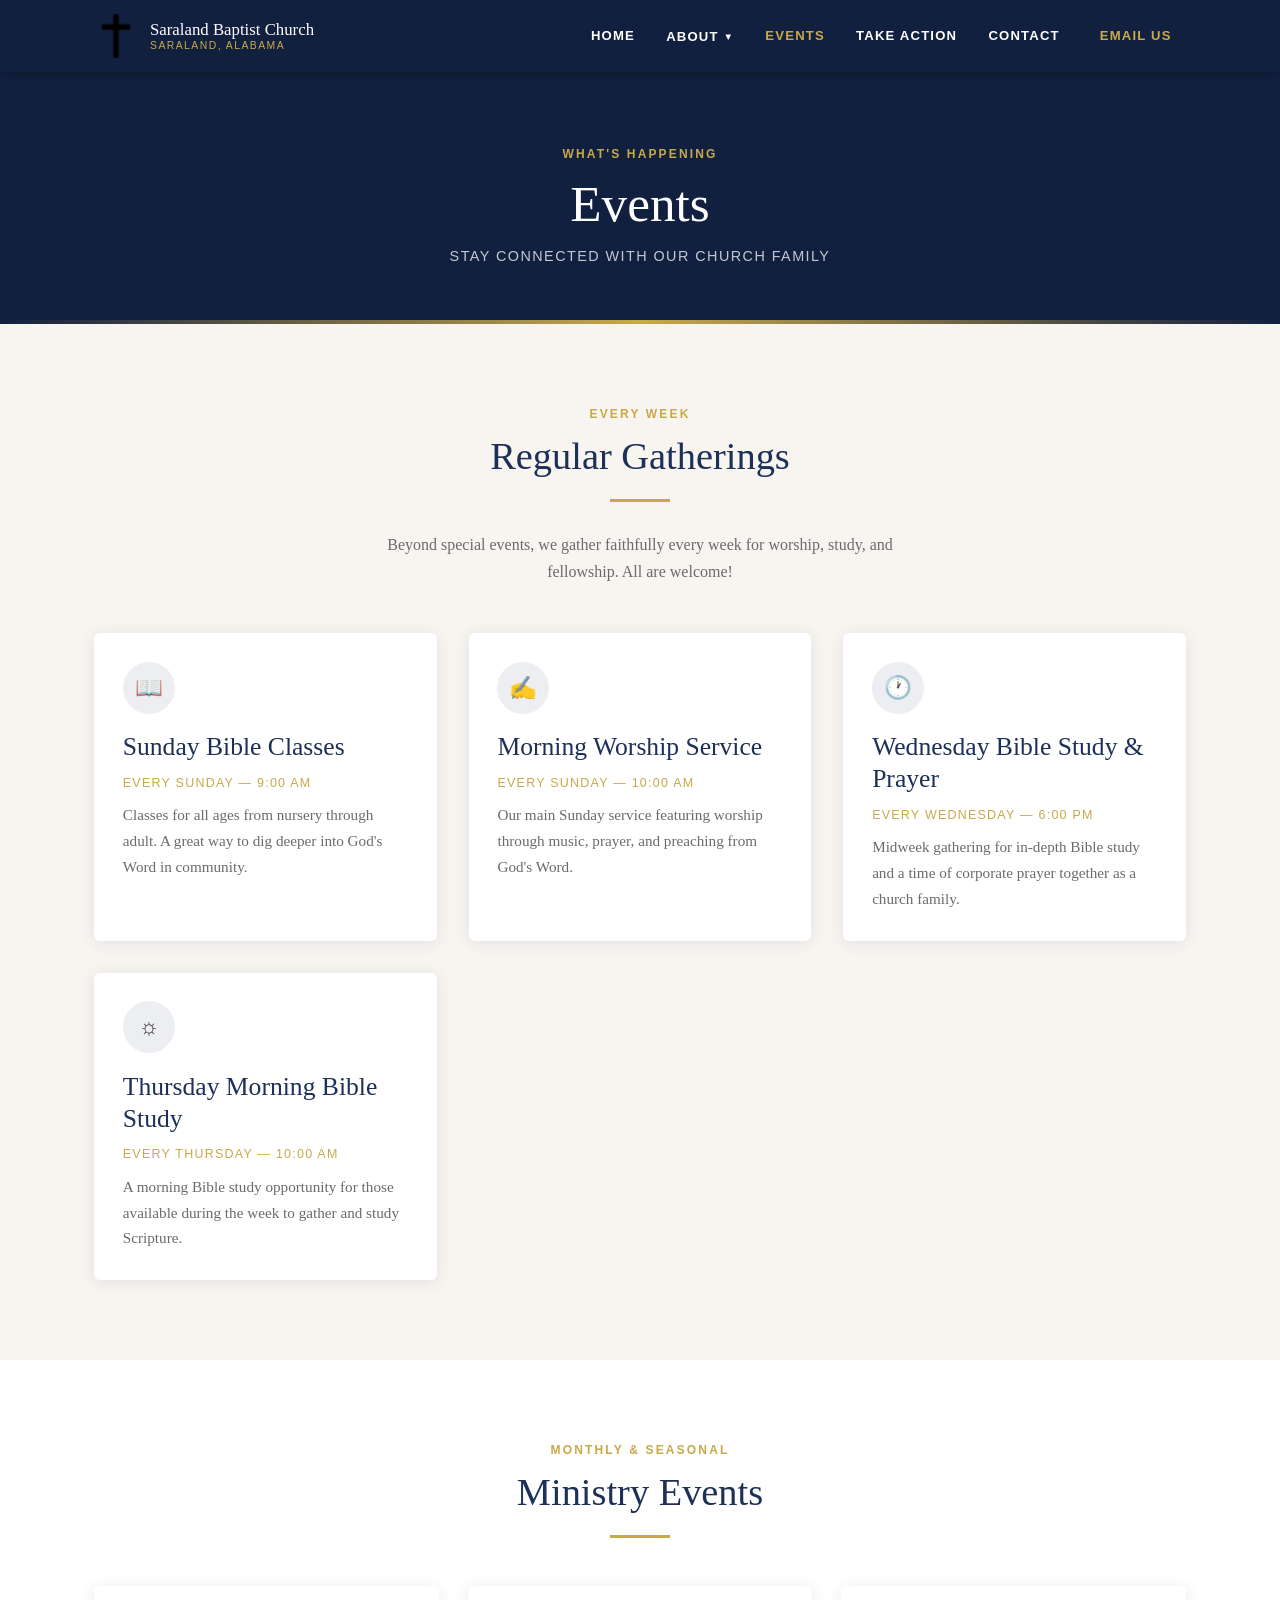
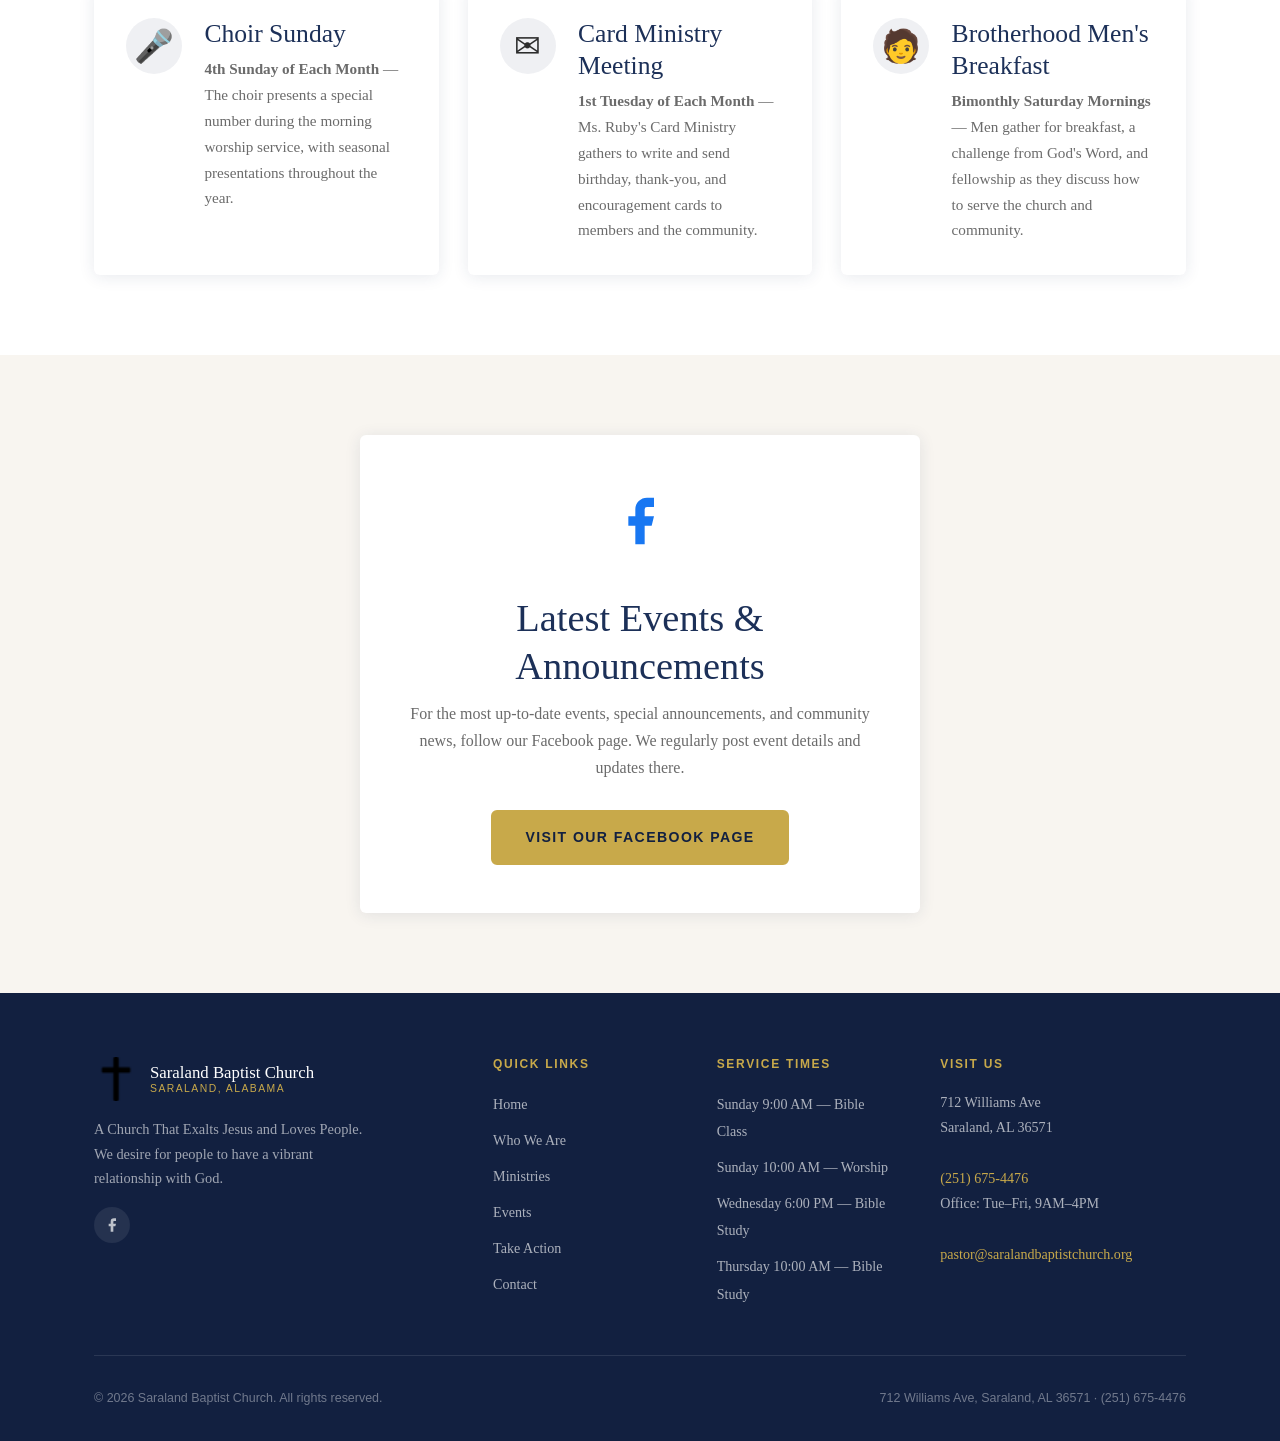
<file: events.html>
<!DOCTYPE html>
<html lang="en">
<head>
  <meta charset="UTF-8">
  <meta name="viewport" content="width=device-width, initial-scale=1.0">
  <title>Events — Saraland Baptist Church</title>
  <meta name="description" content="Stay up-to-date with events at Saraland Baptist Church. Follow us on Facebook for our latest event calendar and announcements.">
  <link rel="icon" type="image/x-icon" href="assets/icons/favicon.ico">
  <link rel="stylesheet" href="css/style.css">
</head>
<body>

  <!-- ===================== HEADER ===================== -->
  <header id="site-header">
    <div class="container">
      <div class="header-inner">

        <a href="index.html" class="site-logo">
          <img src="assets/icons/favicon.ico" alt="Saraland Baptist Church Logo">
          <div class="logo-text">
            <span class="logo-name">Saraland Baptist Church</span>
            <span class="logo-sub">Saraland, Alabama</span>
          </div>
        </a>

        <button class="nav-toggle" id="nav-toggle" aria-label="Toggle navigation" aria-expanded="false">
          <span></span><span></span><span></span>
        </button>

        <ul class="main-nav" id="main-nav" role="list">
          <li><a href="index.html">Home</a></li>
          <li>
            <button aria-haspopup="true" aria-expanded="false" id="about-btn">
              About <span class="nav-arrow">&#9660;</span>
            </button>
            <ul class="dropdown-menu" id="about-dropdown" role="list">
              <li><a href="about.html">Who We Are</a></li>
              <li><a href="ministries.html">Ministries</a></li>
            </ul>
          </li>
          <li><a href="events.html" class="active">Events</a></li>
          <li><a href="take-action.html">Take Action</a></li>
          <li><a href="contact.html">Contact</a></li>
          <li><a href="mailto:pastor@saralandbaptistchurch.org" class="nav-email">Email Us</a></li>
        </ul>

      </div>
    </div>
  </header>

  <main>

    <!-- ===================== PAGE HERO ===================== -->
    <section class="page-hero">
      <div class="container">
        <span class="section-label">What's Happening</span>
        <h1>Events</h1>
        <p class="page-hero-sub">Stay Connected with Our Church Family</p>
      </div>
    </section>

    <!-- ===================== REGULAR GATHERINGS ===================== -->
    <section class="section-pad" style="background: var(--cream);">
      <div class="container">
        <div class="text-center" style="max-width: 580px; margin: 0 auto 3rem;">
          <span class="section-label">Every Week</span>
          <h2>Regular Gatherings</h2>
          <hr class="divider">
          <p style="color: var(--text-muted);">
            Beyond special events, we gather faithfully every week for worship,
            study, and fellowship. All are welcome!
          </p>
        </div>

        <div class="cards-grid">
          <div class="card">
            <div class="card-body">
              <div class="card-icon">&#128214;</div>
              <h3>Sunday Bible Classes</h3>
              <p style="font-family: var(--font-sans); font-size:0.78rem; color:var(--gold); letter-spacing:0.1em; text-transform:uppercase; margin-bottom:0.5rem;">Every Sunday &mdash; 9:00 AM</p>
              <p>Classes for all ages from nursery through adult. A great way to dig deeper into God's Word in community.</p>
            </div>
          </div>
          <div class="card">
            <div class="card-body">
              <div class="card-icon">&#9997;</div>
              <h3>Morning Worship Service</h3>
              <p style="font-family: var(--font-sans); font-size:0.78rem; color:var(--gold); letter-spacing:0.1em; text-transform:uppercase; margin-bottom:0.5rem;">Every Sunday &mdash; 10:00 AM</p>
              <p>Our main Sunday service featuring worship through music, prayer, and preaching from God's Word.</p>
            </div>
          </div>
          <div class="card">
            <div class="card-body">
              <div class="card-icon">&#128336;</div>
              <h3>Wednesday Bible Study &amp; Prayer</h3>
              <p style="font-family: var(--font-sans); font-size:0.78rem; color:var(--gold); letter-spacing:0.1em; text-transform:uppercase; margin-bottom:0.5rem;">Every Wednesday &mdash; 6:00 PM</p>
              <p>Midweek gathering for in-depth Bible study and a time of corporate prayer together as a church family.</p>
            </div>
          </div>
          <div class="card">
            <div class="card-body">
              <div class="card-icon">&#9788;</div>
              <h3>Thursday Morning Bible Study</h3>
              <p style="font-family: var(--font-sans); font-size:0.78rem; color:var(--gold); letter-spacing:0.1em; text-transform:uppercase; margin-bottom:0.5rem;">Every Thursday &mdash; 10:00 AM</p>
              <p>A morning Bible study opportunity for those available during the week to gather and study Scripture.</p>
            </div>
          </div>
        </div>
      </div>
    </section>

    <!-- ===================== RECURRING MINISTRY EVENTS ===================== -->
    <section class="section-pad" style="background: var(--white);">
      <div class="container">
        <div class="text-center" style="max-width: 580px; margin: 0 auto 3rem;">
          <span class="section-label">Monthly &amp; Seasonal</span>
          <h2>Ministry Events</h2>
          <hr class="divider">
        </div>

        <div class="ministries-grid">

          <div class="ministry-card">
            <div class="ministry-icon">&#127908;</div>
            <div>
              <h3>Choir Sunday</h3>
              <p><strong>4th Sunday of Each Month</strong> — The choir presents a special number during the morning worship service, with seasonal presentations throughout the year.</p>
            </div>
          </div>

          <div class="ministry-card">
            <div class="ministry-icon">&#9993;</div>
            <div>
              <h3>Card Ministry Meeting</h3>
              <p><strong>1st Tuesday of Each Month</strong> — Ms. Ruby's Card Ministry gathers to write and send birthday, thank-you, and encouragement cards to members and the community.</p>
            </div>
          </div>

          <div class="ministry-card">
            <div class="ministry-icon">&#129489;</div>
            <div>
              <h3>Brotherhood Men's Breakfast</h3>
              <p><strong>Bimonthly Saturday Mornings</strong> — Men gather for breakfast, a challenge from God's Word, and fellowship as they discuss how to serve the church and community.</p>
            </div>
          </div>

        </div>
      </div>
    </section>

    <!-- ===================== FACEBOOK ===================== -->
    <section class="section-pad" style="background: var(--cream);">
      <div class="container">
        <div class="events-facebook-box">
          <div class="fb-icon">
            <svg width="56" height="56" viewBox="0 0 24 24" fill="#1877f2"><path d="M18 2h-3a5 5 0 0 0-5 5v3H7v4h3v8h4v-8h3l1-4h-4V7a1 1 0 0 1 1-1h3z"/></svg>
          </div>
          <h2>Latest Events &amp; Announcements</h2>
          <p>
            For the most up-to-date events, special announcements, and community news,
            follow our Facebook page. We regularly post event details and updates there.
          </p>
          <a
            href="https://www.facebook.com/Saralandbaptist"
            target="_blank"
            rel="noopener"
            class="btn btn-primary"
          >
            Visit Our Facebook Page
          </a>
        </div>
      </div>
    </section>

  </main>

  <!-- ===================== FOOTER ===================== -->
  <footer id="site-footer">
    <div class="container">
      <div class="footer-grid">

        <div class="footer-brand">
          <a href="index.html" class="site-logo">
            <img src="assets/icons/favicon.ico" alt="SBC Logo">
            <div class="logo-text">
              <span class="logo-name">Saraland Baptist Church</span>
              <span class="logo-sub">Saraland, Alabama</span>
            </div>
          </a>
          <p>A Church That Exalts Jesus and Loves People. We desire for people to have a vibrant relationship with God.</p>
          <div class="social-links" style="margin-top:1rem;">
            <a href="https://www.facebook.com/Saralandbaptist" target="_blank" rel="noopener" aria-label="Facebook">
              <svg width="16" height="16" viewBox="0 0 24 24" fill="currentColor"><path d="M18 2h-3a5 5 0 0 0-5 5v3H7v4h3v8h4v-8h3l1-4h-4V7a1 1 0 0 1 1-1h3z"/></svg>
            </a>
          </div>
        </div>

        <div class="footer-col">
          <h4>Quick Links</h4>
          <ul>
            <li><a href="index.html">Home</a></li>
            <li><a href="about.html">Who We Are</a></li>
            <li><a href="ministries.html">Ministries</a></li>
            <li><a href="events.html">Events</a></li>
            <li><a href="take-action.html">Take Action</a></li>
            <li><a href="contact.html">Contact</a></li>
          </ul>
        </div>

        <div class="footer-col">
          <h4>Service Times</h4>
          <ul>
            <li><a href="about.html#service-times">Sunday 9:00 AM — Bible Class</a></li>
            <li><a href="about.html#service-times">Sunday 10:00 AM — Worship</a></li>
            <li><a href="about.html#service-times">Wednesday 6:00 PM — Bible Study</a></li>
            <li><a href="about.html#service-times">Thursday 10:00 AM — Bible Study</a></li>
          </ul>
        </div>

        <div class="footer-col footer-contact">
          <h4>Visit Us</h4>
          <p>
            712 Williams Ave<br>
            Saraland, AL 36571<br><br>
            <a href="tel:+12516754476">(251) 675-4476</a><br>
            Office: Tue–Fri, 9AM–4PM<br><br>
            <a href="mailto:pastor@saralandbaptistchurch.org">pastor@saralandbaptistchurch.org</a>
          </p>
        </div>

      </div>

      <div class="footer-bottom">
        <p>&copy; <span id="footer-year"></span> Saraland Baptist Church. All rights reserved.</p>
        <p>712 Williams Ave, Saraland, AL 36571 &middot; <a href="tel:+12516754476" style="color:rgba(255,255,255,0.4)">(251) 675-4476</a></p>
      </div>
    </div>
  </footer>

  <script src="js/main.js"></script>
</body>
</html>
</file>
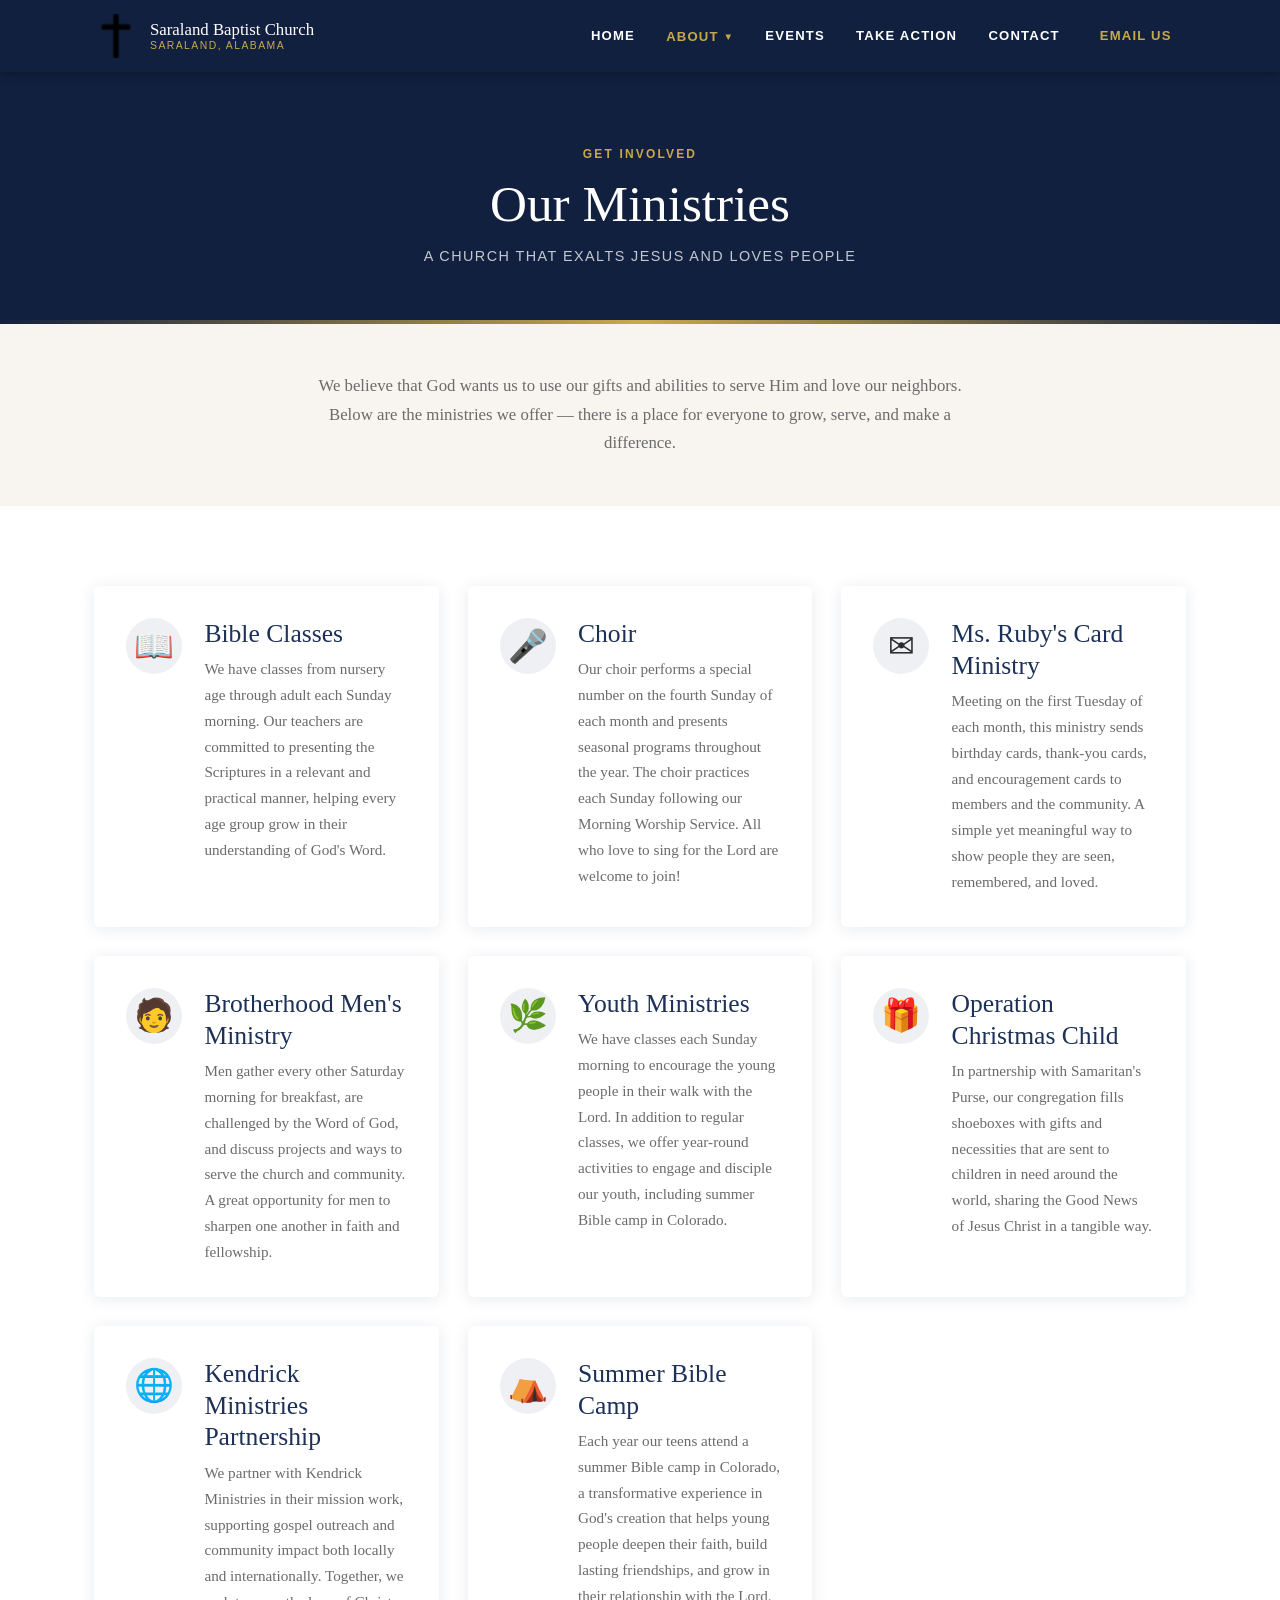
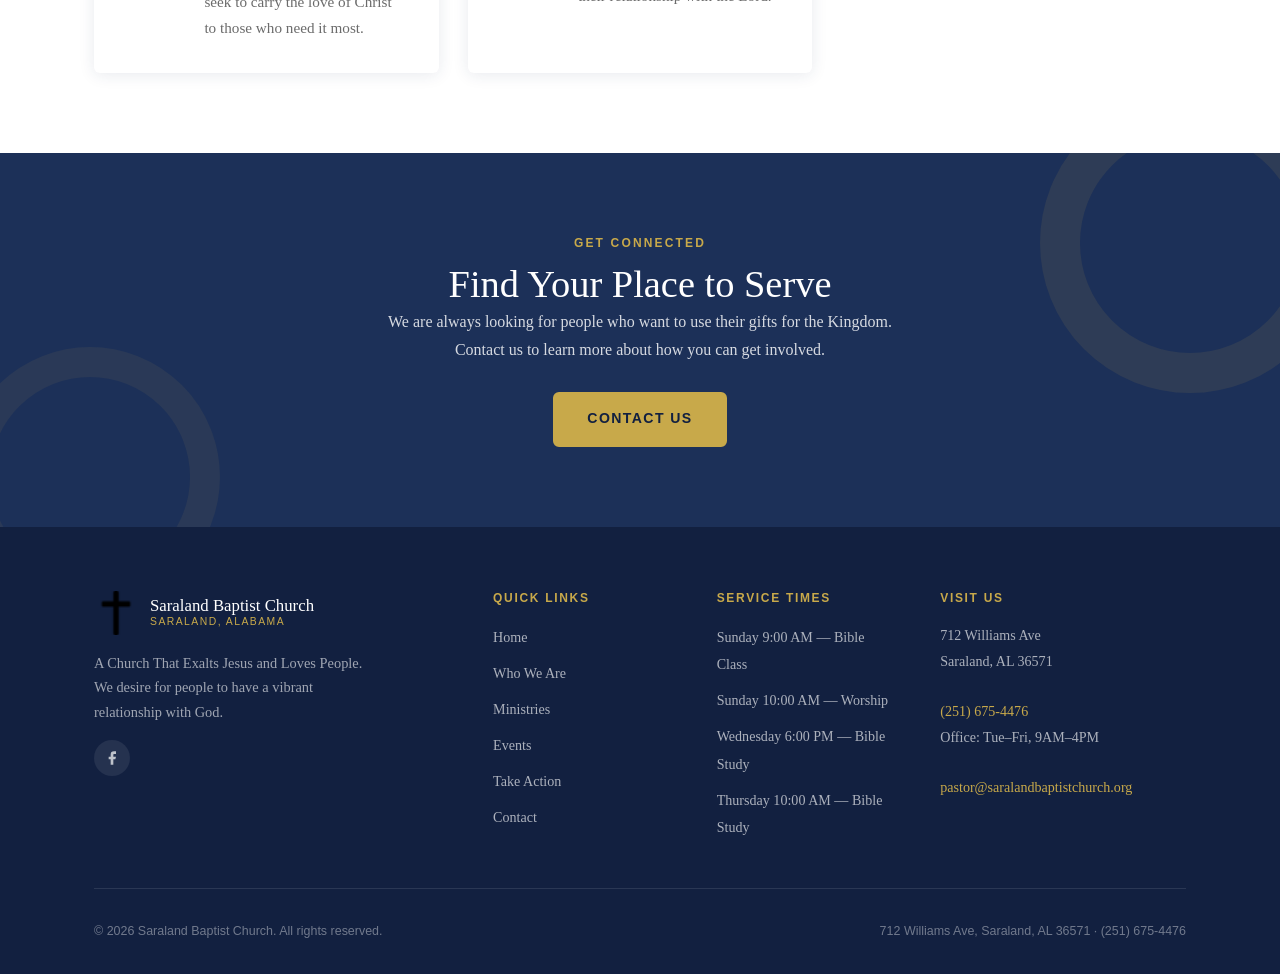
<file: ministries.html>
<!DOCTYPE html>
<html lang="en">
<head>
  <meta charset="UTF-8">
  <meta name="viewport" content="width=device-width, initial-scale=1.0">
  <title>Ministries — Saraland Baptist Church</title>
  <meta name="description" content="Discover the ministries of Saraland Baptist Church — Bible Classes, Choir, Youth Ministries, Brotherhood Men's Ministry, card ministry, and community outreach.">
  <link rel="icon" type="image/x-icon" href="assets/icons/favicon.ico">
  <link rel="stylesheet" href="css/style.css">
</head>
<body>

  <!-- ===================== HEADER ===================== -->
  <header id="site-header">
    <div class="container">
      <div class="header-inner">

        <a href="index.html" class="site-logo">
          <img src="assets/icons/favicon.ico" alt="Saraland Baptist Church Logo">
          <div class="logo-text">
            <span class="logo-name">Saraland Baptist Church</span>
            <span class="logo-sub">Saraland, Alabama</span>
          </div>
        </a>

        <button class="nav-toggle" id="nav-toggle" aria-label="Toggle navigation" aria-expanded="false">
          <span></span><span></span><span></span>
        </button>

        <ul class="main-nav" id="main-nav" role="list">
          <li><a href="index.html">Home</a></li>
          <li>
            <button aria-haspopup="true" aria-expanded="false" id="about-btn" class="active">
              About <span class="nav-arrow">&#9660;</span>
            </button>
            <ul class="dropdown-menu" id="about-dropdown" role="list">
              <li><a href="about.html">Who We Are</a></li>
              <li><a href="ministries.html" class="active">Ministries</a></li>
            </ul>
          </li>
          <li><a href="events.html">Events</a></li>
          <li><a href="take-action.html">Take Action</a></li>
          <li><a href="contact.html">Contact</a></li>
          <li><a href="mailto:pastor@saralandbaptistchurch.org" class="nav-email">Email Us</a></li>
        </ul>

      </div>
    </div>
  </header>

  <main>

    <!-- ===================== PAGE HERO ===================== -->
    <section class="page-hero">
      <div class="container">
        <span class="section-label">Get Involved</span>
        <h1>Our Ministries</h1>
        <p class="page-hero-sub">A Church That Exalts Jesus and Loves People</p>
      </div>
    </section>

    <!-- ===================== INTRO ===================== -->
    <section class="section-pad-sm" style="background: var(--cream); text-align: center;">
      <div class="container" style="max-width: 700px;">
        <p style="font-size: 1.05rem; color: var(--text-muted);">
          We believe that God wants us to use our gifts and abilities to serve Him and love our
          neighbors. Below are the ministries we offer — there is a place for everyone to grow,
          serve, and make a difference.
        </p>
      </div>
    </section>

    <!-- ===================== MINISTRIES LIST ===================== -->
    <section class="section-pad" style="background: var(--white);">
      <div class="container">
        <div class="ministries-grid">

          <!-- Bible Classes -->
          <div class="ministry-card">
            <div class="ministry-icon">&#128214;</div>
            <div>
              <h3>Bible Classes</h3>
              <p>
                We have classes from nursery age through adult each Sunday morning.
                Our teachers are committed to presenting the Scriptures in a relevant
                and practical manner, helping every age group grow in their
                understanding of God's Word.
              </p>
            </div>
          </div>

          <!-- Choir -->
          <div class="ministry-card">
            <div class="ministry-icon">&#127908;</div>
            <div>
              <h3>Choir</h3>
              <p>
                Our choir performs a special number on the fourth Sunday of each month
                and presents seasonal programs throughout the year. The choir practices
                each Sunday following our Morning Worship Service. All who love to
                sing for the Lord are welcome to join!
              </p>
            </div>
          </div>

          <!-- Card Ministry -->
          <div class="ministry-card">
            <div class="ministry-icon">&#9993;</div>
            <div>
              <h3>Ms. Ruby's Card Ministry</h3>
              <p>
                Meeting on the first Tuesday of each month, this ministry sends
                birthday cards, thank-you cards, and encouragement cards to members
                and the community. A simple yet meaningful way to show people they
                are seen, remembered, and loved.
              </p>
            </div>
          </div>

          <!-- Brotherhood Men's Ministry -->
          <div class="ministry-card">
            <div class="ministry-icon">&#129489;</div>
            <div>
              <h3>Brotherhood Men's Ministry</h3>
              <p>
                Men gather every other Saturday morning for breakfast, are challenged
                by the Word of God, and discuss projects and ways to serve the church
                and community. A great opportunity for men to sharpen one another in
                faith and fellowship.
              </p>
            </div>
          </div>

          <!-- Youth Ministries -->
          <div class="ministry-card">
            <div class="ministry-icon">&#127807;</div>
            <div>
              <h3>Youth Ministries</h3>
              <p>
                We have classes each Sunday morning to encourage the young people in
                their walk with the Lord. In addition to regular classes, we offer
                year-round activities to engage and disciple our youth, including
                summer Bible camp in Colorado.
              </p>
            </div>
          </div>

          <!-- Operation Christmas Child -->
          <div class="ministry-card">
            <div class="ministry-icon">&#127873;</div>
            <div>
              <h3>Operation Christmas Child</h3>
              <p>
                In partnership with Samaritan's Purse, our congregation fills
                shoeboxes with gifts and necessities that are sent to children
                in need around the world, sharing the Good News of Jesus Christ
                in a tangible way.
              </p>
            </div>
          </div>

          <!-- Kendrick Ministries -->
          <div class="ministry-card">
            <div class="ministry-icon">&#127760;</div>
            <div>
              <h3>Kendrick Ministries Partnership</h3>
              <p>
                We partner with Kendrick Ministries in their mission work, supporting
                gospel outreach and community impact both locally and internationally.
                Together, we seek to carry the love of Christ to those who need it most.
              </p>
            </div>
          </div>

          <!-- Summer Bible Camp -->
          <div class="ministry-card">
            <div class="ministry-icon">&#9978;</div>
            <div>
              <h3>Summer Bible Camp</h3>
              <p>
                Each year our teens attend a summer Bible camp in Colorado, a
                transformative experience in God's creation that helps young
                people deepen their faith, build lasting friendships, and
                grow in their relationship with the Lord.
              </p>
            </div>
          </div>

        </div>
      </div>
    </section>

    <!-- ===================== CTA ===================== -->
    <section class="take-action-home section-pad">
      <div class="container" style="position: relative; z-index: 1; text-align: center;">
        <span class="section-label text-gold">Get Connected</span>
        <h2 style="color: var(--white);">Find Your Place to Serve</h2>
        <p style="color: rgba(255,255,255,0.82); max-width: 520px; margin: 0 auto 1.8rem;">
          We are always looking for people who want to use their gifts for the Kingdom.
          Contact us to learn more about how you can get involved.
        </p>
        <a href="contact.html" class="btn btn-primary">Contact Us</a>
      </div>
    </section>

  </main>

  <!-- ===================== FOOTER ===================== -->
  <footer id="site-footer">
    <div class="container">
      <div class="footer-grid">

        <div class="footer-brand">
          <a href="index.html" class="site-logo">
            <img src="assets/icons/favicon.ico" alt="SBC Logo">
            <div class="logo-text">
              <span class="logo-name">Saraland Baptist Church</span>
              <span class="logo-sub">Saraland, Alabama</span>
            </div>
          </a>
          <p>A Church That Exalts Jesus and Loves People. We desire for people to have a vibrant relationship with God.</p>
          <div class="social-links" style="margin-top:1rem;">
            <a href="https://www.facebook.com/Saralandbaptist" target="_blank" rel="noopener" aria-label="Facebook">
              <svg width="16" height="16" viewBox="0 0 24 24" fill="currentColor"><path d="M18 2h-3a5 5 0 0 0-5 5v3H7v4h3v8h4v-8h3l1-4h-4V7a1 1 0 0 1 1-1h3z"/></svg>
            </a>
          </div>
        </div>

        <div class="footer-col">
          <h4>Quick Links</h4>
          <ul>
            <li><a href="index.html">Home</a></li>
            <li><a href="about.html">Who We Are</a></li>
            <li><a href="ministries.html">Ministries</a></li>
            <li><a href="events.html">Events</a></li>
            <li><a href="take-action.html">Take Action</a></li>
            <li><a href="contact.html">Contact</a></li>
          </ul>
        </div>

        <div class="footer-col">
          <h4>Service Times</h4>
          <ul>
            <li><a href="about.html#service-times">Sunday 9:00 AM — Bible Class</a></li>
            <li><a href="about.html#service-times">Sunday 10:00 AM — Worship</a></li>
            <li><a href="about.html#service-times">Wednesday 6:00 PM — Bible Study</a></li>
            <li><a href="about.html#service-times">Thursday 10:00 AM — Bible Study</a></li>
          </ul>
        </div>

        <div class="footer-col footer-contact">
          <h4>Visit Us</h4>
          <p>
            712 Williams Ave<br>
            Saraland, AL 36571<br><br>
            <a href="tel:+12516754476">(251) 675-4476</a><br>
            Office: Tue–Fri, 9AM–4PM<br><br>
            <a href="mailto:pastor@saralandbaptistchurch.org">pastor@saralandbaptistchurch.org</a>
          </p>
        </div>

      </div>

      <div class="footer-bottom">
        <p>&copy; <span id="footer-year"></span> Saraland Baptist Church. All rights reserved.</p>
        <p>712 Williams Ave, Saraland, AL 36571 &middot; <a href="tel:+12516754476" style="color:rgba(255,255,255,0.4)">(251) 675-4476</a></p>
      </div>
    </div>
  </footer>

  <script src="js/main.js"></script>
</body>
</html>
</file>
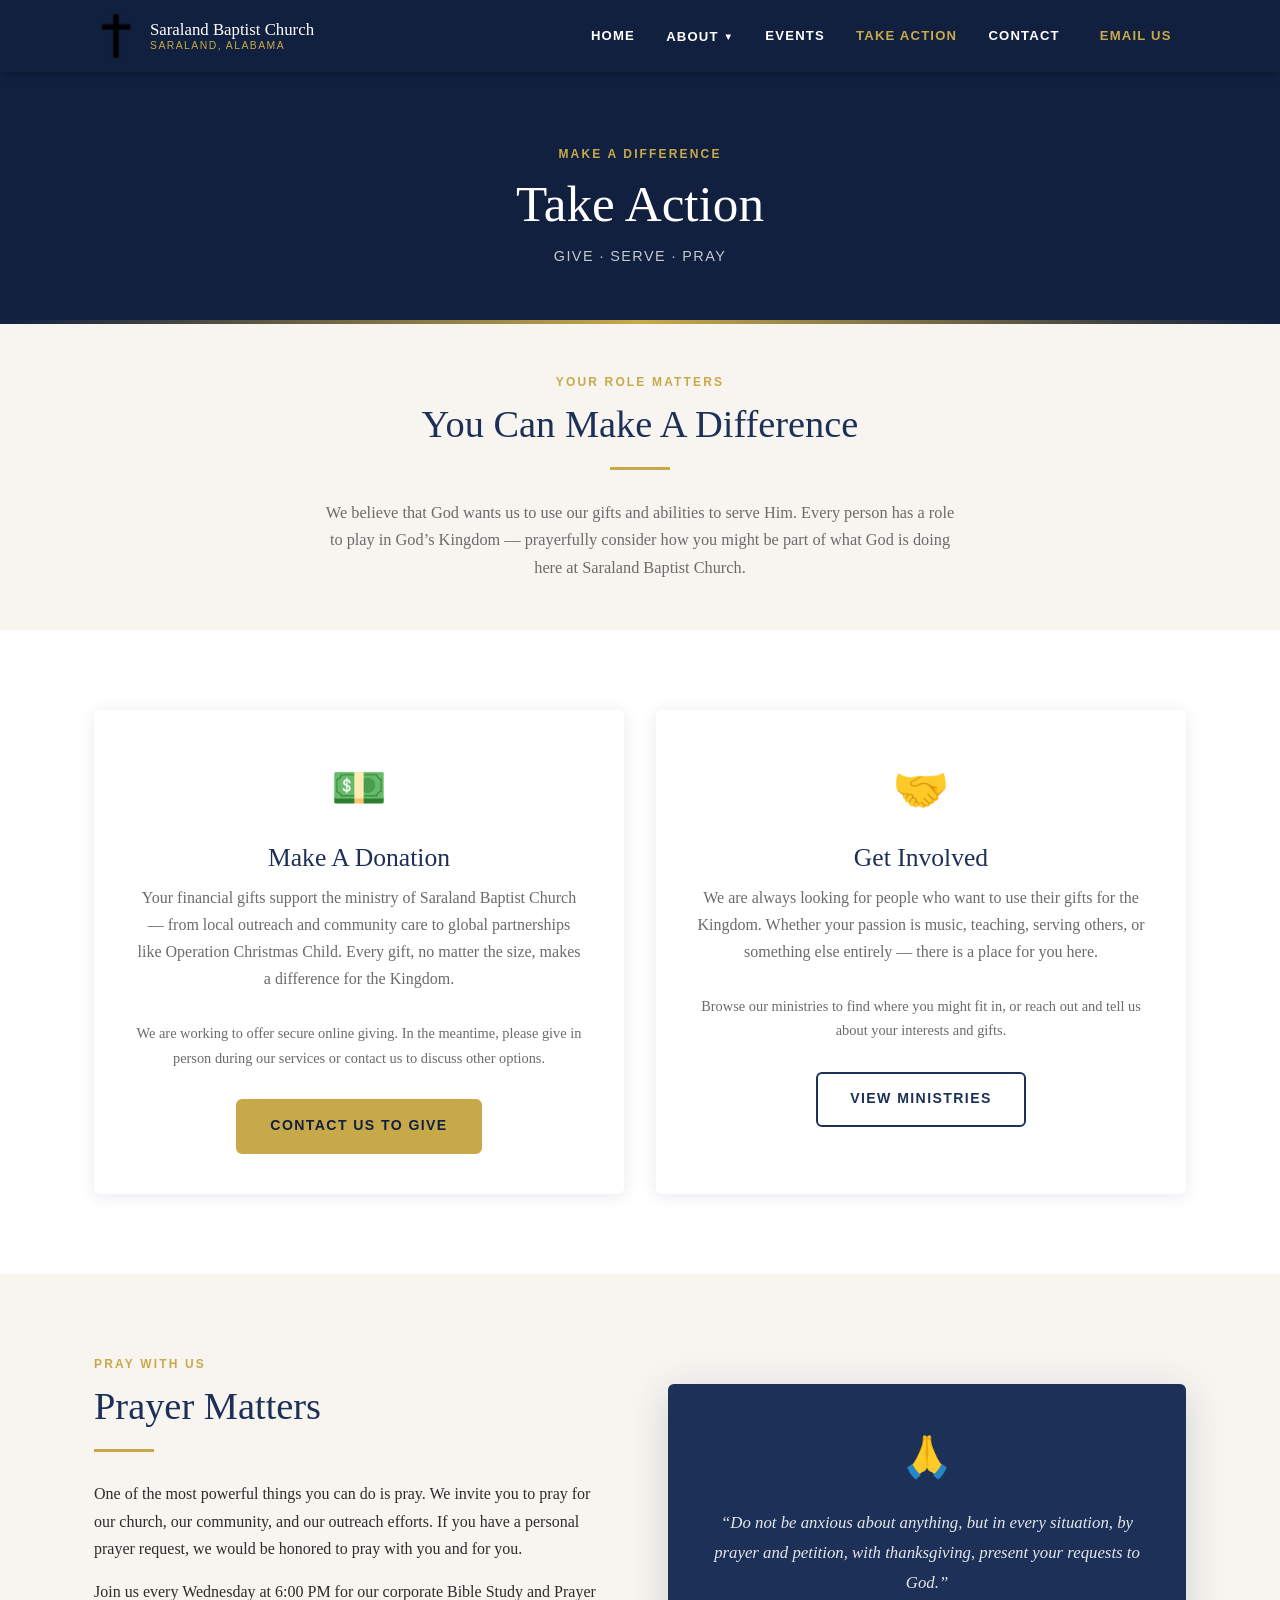
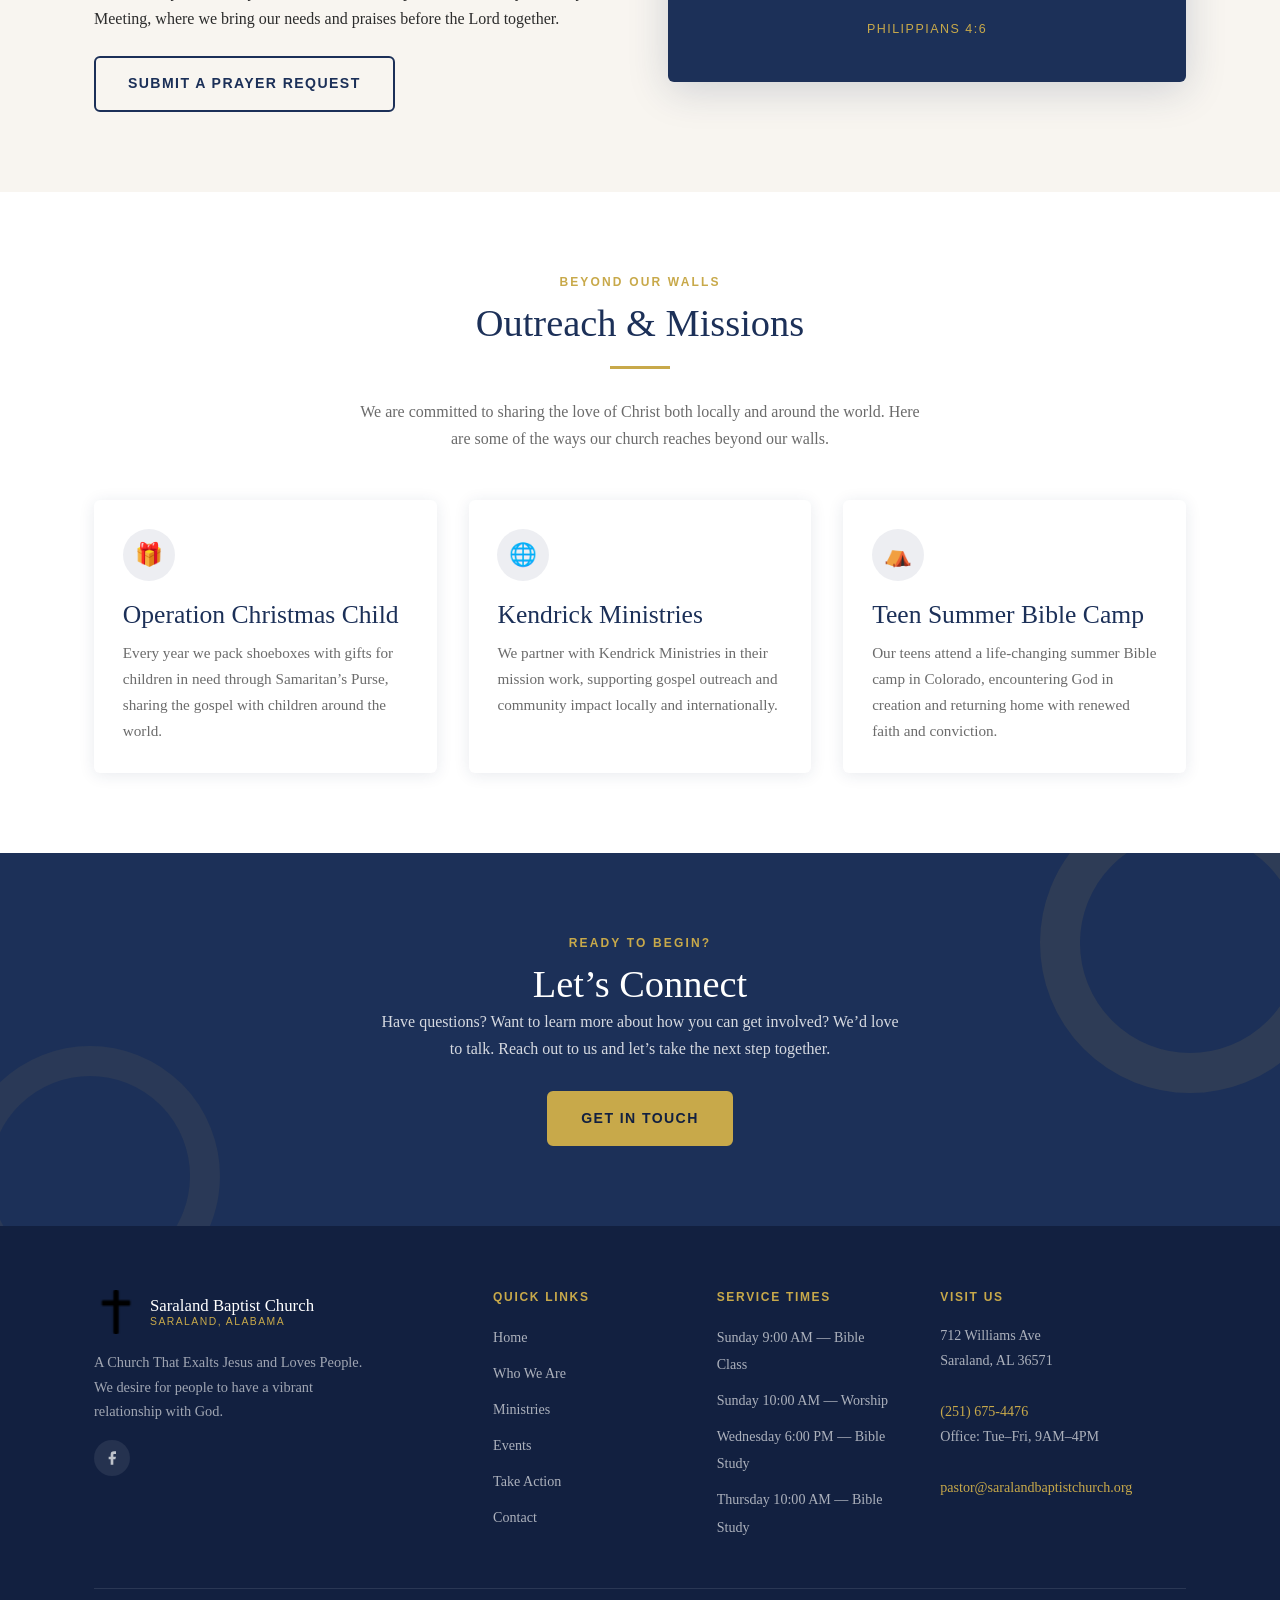
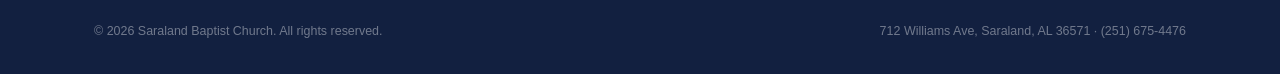
<file: take-action.html>
<!DOCTYPE html>
<html lang="en">
<head>
  <meta charset="UTF-8">
  <meta name="viewport" content="width=device-width, initial-scale=1.0">
  <title>Take Action — Saraland Baptist Church</title>
  <meta name="description" content="Make a difference at Saraland Baptist Church. Donate to support our ministry or get involved in one of our many ministries serving our community and beyond.">
  <link rel="icon" type="image/x-icon" href="assets/icons/favicon.ico">
  <link rel="stylesheet" href="css/style.css">
</head>
<body>

  <!-- ===================== HEADER ===================== -->
  <header id="site-header">
    <div class="container">
      <div class="header-inner">

        <a href="index.html" class="site-logo">
          <img src="assets/icons/favicon.ico" alt="Saraland Baptist Church Logo">
          <div class="logo-text">
            <span class="logo-name">Saraland Baptist Church</span>
            <span class="logo-sub">Saraland, Alabama</span>
          </div>
        </a>

        <button class="nav-toggle" id="nav-toggle" aria-label="Toggle navigation" aria-expanded="false">
          <span></span><span></span><span></span>
        </button>

        <ul class="main-nav" id="main-nav" role="list">
          <li><a href="index.html">Home</a></li>
          <li>
            <button aria-haspopup="true" aria-expanded="false" id="about-btn">
              About <span class="nav-arrow">&#9660;</span>
            </button>
            <ul class="dropdown-menu" id="about-dropdown" role="list">
              <li><a href="about.html">Who We Are</a></li>
              <li><a href="ministries.html">Ministries</a></li>
            </ul>
          </li>
          <li><a href="events.html">Events</a></li>
          <li><a href="take-action.html" class="active">Take Action</a></li>
          <li><a href="contact.html">Contact</a></li>
          <li><a href="mailto:pastor@saralandbaptistchurch.org" class="nav-email">Email Us</a></li>
        </ul>

      </div>
    </div>
  </header>

  <main>

    <!-- ===================== PAGE HERO ===================== -->
    <section class="page-hero">
      <div class="container">
        <span class="section-label">Make A Difference</span>
        <h1>Take Action</h1>
        <p class="page-hero-sub">Give &middot; Serve &middot; Pray</p>
      </div>
    </section>

    <!-- ===================== INTRO ===================== -->
    <section class="section-pad-sm" style="background: var(--cream); text-align: center;">
      <div class="container" style="max-width: 680px;">
        <span class="section-label">Your Role Matters</span>
        <h2>You Can Make A Difference</h2>
        <hr class="divider">
        <p style="color: var(--text-muted); font-size: 1.02rem;">
          We believe that God wants us to use our gifts and abilities to serve Him.
          Every person has a role to play in God&rsquo;s Kingdom — prayerfully consider
          how you might be part of what God is doing here at Saraland Baptist Church.
        </p>
      </div>
    </section>

    <!-- ===================== DONATE & INVOLVE ===================== -->
    <section class="section-pad" style="background: var(--white);" id="donate">
      <div class="container">
        <div class="take-action-cards">

          <!-- Donate -->
          <div class="action-card">
            <div class="action-icon">&#128181;</div>
            <h3>Make A Donation</h3>
            <p>
              Your financial gifts support the ministry of Saraland Baptist Church —
              from local outreach and community care to global partnerships like
              Operation Christmas Child. Every gift, no matter the size, makes a
              difference for the Kingdom.
            </p>
            <p style="color: var(--text-muted); font-size:0.9rem;">
              We are working to offer secure online giving. In the meantime, please
              give in person during our services or contact us to discuss other options.
            </p>
            <a href="contact.html" class="btn btn-primary">Contact Us to Give</a>
          </div>

          <!-- Get Involved -->
          <div class="action-card" id="get-involved">
            <div class="action-icon">&#129309;</div>
            <h3>Get Involved</h3>
            <p>
              We are always looking for people who want to use their gifts for the
              Kingdom. Whether your passion is music, teaching, serving others, or
              something else entirely — there is a place for you here.
            </p>
            <p style="color: var(--text-muted); font-size:0.9rem;">
              Browse our ministries to find where you might fit in, or reach out
              and tell us about your interests and gifts.
            </p>
            <a href="ministries.html" class="btn btn-outline-navy">View Ministries</a>
          </div>

        </div>
      </div>
    </section>

    <!-- ===================== PRAY ===================== -->
    <section class="section-pad" style="background: var(--cream);">
      <div class="container">
        <div style="display: grid; grid-template-columns: 1fr 1fr; gap: 3.5rem; align-items: center;">

          <div>
            <span class="section-label">Pray With Us</span>
            <h2>Prayer Matters</h2>
            <hr class="divider divider-left">
            <p>
              One of the most powerful things you can do is pray. We invite you to
              pray for our church, our community, and our outreach efforts. If you
              have a personal prayer request, we would be honored to pray with you
              and for you.
            </p>
            <p>
              Join us every Wednesday at 6:00 PM for our corporate Bible Study and
              Prayer Meeting, where we bring our needs and praises before the Lord together.
            </p>
            <a href="contact.html" class="btn btn-outline-navy" style="margin-top:0.5rem;">Submit a Prayer Request</a>
          </div>

          <div style="background: var(--navy); border-radius: var(--radius); padding: 2.5rem; color: var(--white); text-align: center; box-shadow: var(--shadow-lg);">
            <div style="font-size: 2.5rem; margin-bottom: 1rem;">&#128591;</div>
            <blockquote style="font-style: italic; font-size: 1.05rem; line-height: 1.8; color: rgba(255,255,255,0.88); margin-bottom: 1rem;">
              &ldquo;Do not be anxious about anything, but in every situation,
              by prayer and petition, with thanksgiving, present your requests to God.&rdquo;
            </blockquote>
            <cite style="font-family: var(--font-sans); font-size: 0.78rem; letter-spacing: 0.12em; text-transform: uppercase; color: var(--gold); font-style: normal;">
              Philippians 4:6
            </cite>
          </div>

        </div>
      </div>
    </section>

    <!-- ===================== OUTREACH HIGHLIGHT ===================== -->
    <section class="section-pad" style="background: var(--white);">
      <div class="container">
        <div class="text-center" style="max-width: 580px; margin: 0 auto 3rem;">
          <span class="section-label">Beyond Our Walls</span>
          <h2>Outreach &amp; Missions</h2>
          <hr class="divider">
          <p style="color: var(--text-muted);">
            We are committed to sharing the love of Christ both locally and around the world.
            Here are some of the ways our church reaches beyond our walls.
          </p>
        </div>

        <div class="cards-grid">
          <div class="card">
            <div class="card-body">
              <div class="card-icon">&#127873;</div>
              <h3>Operation Christmas Child</h3>
              <p>Every year we pack shoeboxes with gifts for children in need through Samaritan&rsquo;s Purse, sharing the gospel with children around the world.</p>
            </div>
          </div>
          <div class="card">
            <div class="card-body">
              <div class="card-icon">&#127760;</div>
              <h3>Kendrick Ministries</h3>
              <p>We partner with Kendrick Ministries in their mission work, supporting gospel outreach and community impact locally and internationally.</p>
            </div>
          </div>
          <div class="card">
            <div class="card-body">
              <div class="card-icon">&#9978;</div>
              <h3>Teen Summer Bible Camp</h3>
              <p>Our teens attend a life-changing summer Bible camp in Colorado, encountering God in creation and returning home with renewed faith and conviction.</p>
            </div>
          </div>
        </div>
      </div>
    </section>

    <!-- ===================== CTA BANNER ===================== -->
    <section class="take-action-home section-pad">
      <div class="container" style="position: relative; z-index: 1; text-align: center;">
        <span class="section-label text-gold">Ready to Begin?</span>
        <h2 style="color: var(--white);">Let&rsquo;s Connect</h2>
        <p style="color: rgba(255,255,255,0.82); max-width: 520px; margin: 0 auto 1.8rem;">
          Have questions? Want to learn more about how you can get involved?
          We&rsquo;d love to talk. Reach out to us and let&rsquo;s take the next step together.
        </p>
        <a href="contact.html" class="btn btn-primary">Get In Touch</a>
      </div>
    </section>

  </main>

  <!-- ===================== FOOTER ===================== -->
  <footer id="site-footer">
    <div class="container">
      <div class="footer-grid">

        <div class="footer-brand">
          <a href="index.html" class="site-logo">
            <img src="assets/icons/favicon.ico" alt="SBC Logo">
            <div class="logo-text">
              <span class="logo-name">Saraland Baptist Church</span>
              <span class="logo-sub">Saraland, Alabama</span>
            </div>
          </a>
          <p>A Church That Exalts Jesus and Loves People. We desire for people to have a vibrant relationship with God.</p>
          <div class="social-links" style="margin-top:1rem;">
            <a href="https://www.facebook.com/Saralandbaptist" target="_blank" rel="noopener" aria-label="Facebook">
              <svg width="16" height="16" viewBox="0 0 24 24" fill="currentColor"><path d="M18 2h-3a5 5 0 0 0-5 5v3H7v4h3v8h4v-8h3l1-4h-4V7a1 1 0 0 1 1-1h3z"/></svg>
            </a>
          </div>
        </div>

        <div class="footer-col">
          <h4>Quick Links</h4>
          <ul>
            <li><a href="index.html">Home</a></li>
            <li><a href="about.html">Who We Are</a></li>
            <li><a href="ministries.html">Ministries</a></li>
            <li><a href="events.html">Events</a></li>
            <li><a href="take-action.html">Take Action</a></li>
            <li><a href="contact.html">Contact</a></li>
          </ul>
        </div>

        <div class="footer-col">
          <h4>Service Times</h4>
          <ul>
            <li><a href="about.html#service-times">Sunday 9:00 AM — Bible Class</a></li>
            <li><a href="about.html#service-times">Sunday 10:00 AM — Worship</a></li>
            <li><a href="about.html#service-times">Wednesday 6:00 PM — Bible Study</a></li>
            <li><a href="about.html#service-times">Thursday 10:00 AM — Bible Study</a></li>
          </ul>
        </div>

        <div class="footer-col footer-contact">
          <h4>Visit Us</h4>
          <p>
            712 Williams Ave<br>
            Saraland, AL 36571<br><br>
            <a href="tel:+12516754476">(251) 675-4476</a><br>
            Office: Tue–Fri, 9AM–4PM<br><br>
            <a href="mailto:pastor@saralandbaptistchurch.org">pastor@saralandbaptistchurch.org</a>
          </p>
        </div>

      </div>

      <div class="footer-bottom">
        <p>&copy; <span id="footer-year"></span> Saraland Baptist Church. All rights reserved.</p>
        <p>712 Williams Ave, Saraland, AL 36571 &middot; <a href="tel:+12516754476" style="color:rgba(255,255,255,0.4)">(251) 675-4476</a></p>
      </div>
    </div>
  </footer>

  <script src="js/main.js"></script>
</body>
</html>
</file>
<file: css/style.css>
/* ============================================================
   Saraland Baptist Church - Main Stylesheet
   ============================================================ */

/* --- Reset & Base ------------------------------------------ */
*, *::before, *::after {
  box-sizing: border-box;
  margin: 0;
  padding: 0;
}

:root {
  --navy:       #1c3058;
  --navy-dark:  #122040;
  --navy-light: #2a4a7f;
  --gold:       #c8a94a;
  --gold-light: #e0c46a;
  --cream:      #f8f5f0;
  --white:      #ffffff;
  --text:       #2c2c2c;
  --text-muted: #6b6b6b;
  --border:     #ddd8d0;
  --shadow:     0 2px 16px rgba(28,48,88,0.10);
  --shadow-lg:  0 8px 40px rgba(28,48,88,0.18);
  --radius:     6px;
  --transition: 0.22s ease;
  --font-body:  'Georgia', 'Times New Roman', serif;
  --font-sans:  'Segoe UI', 'Helvetica Neue', Arial, sans-serif;
  --font-display: 'Georgia', 'Palatino Linotype', serif;
}

html {
  scroll-behavior: smooth;
  font-size: 16px;
}

body {
  font-family: var(--font-body);
  color: var(--text);
  background: var(--cream);
  line-height: 1.7;
}

img {
  display: block;
  max-width: 100%;
  height: auto;
}

a {
  color: var(--navy);
  text-decoration: none;
  transition: color var(--transition);
}

a:hover { color: var(--gold); }

ul { list-style: none; }

/* --- Typography -------------------------------------------- */
h1, h2, h3, h4, h5 {
  font-family: var(--font-display);
  color: var(--navy);
  line-height: 1.25;
  font-weight: normal;
}

h1 { font-size: clamp(2rem, 5vw, 3.2rem); }
h2 { font-size: clamp(1.6rem, 3.5vw, 2.4rem); }
h3 { font-size: clamp(1.2rem, 2.5vw, 1.6rem); }
h4 { font-size: 1.1rem; font-weight: bold; }

p { margin-bottom: 1em; }
p:last-child { margin-bottom: 0; }

.section-label {
  font-family: var(--font-sans);
  font-size: 0.75rem;
  font-weight: 700;
  letter-spacing: 0.18em;
  text-transform: uppercase;
  color: var(--gold);
  margin-bottom: 0.6em;
  display: block;
}

/* --- Layout Utilities -------------------------------------- */
.container {
  width: 100%;
  max-width: 1140px;
  margin: 0 auto;
  padding: 0 1.5rem;
}

.section-pad {
  padding: 5rem 0;
}

.section-pad-sm {
  padding: 3rem 0;
}

.text-center { text-align: center; }
.text-white  { color: var(--white) !important; }
.text-gold   { color: var(--gold) !important; }

.divider {
  width: 60px;
  height: 3px;
  background: var(--gold);
  margin: 1.2rem auto 1.8rem;
  border: none;
}

.divider-left {
  margin-left: 0;
}

/* --- Buttons ----------------------------------------------- */
.btn {
  display: inline-block;
  font-family: var(--font-sans);
  font-size: 0.88rem;
  font-weight: 700;
  letter-spacing: 0.1em;
  text-transform: uppercase;
  padding: 0.85rem 2rem;
  border-radius: var(--radius);
  border: 2px solid transparent;
  cursor: pointer;
  transition: all var(--transition);
  text-align: center;
  text-decoration: none;
}

.btn-primary {
  background: var(--gold);
  color: var(--navy-dark);
  border-color: var(--gold);
}

.btn-primary:hover {
  background: var(--gold-light);
  border-color: var(--gold-light);
  color: var(--navy-dark);
}

.btn-outline {
  background: transparent;
  color: var(--white);
  border-color: var(--white);
}

.btn-outline:hover {
  background: var(--white);
  color: var(--navy);
}

.btn-outline-navy {
  background: transparent;
  color: var(--navy);
  border-color: var(--navy);
}

.btn-outline-navy:hover {
  background: var(--navy);
  color: var(--white);
}

/* --- Header / Navigation ----------------------------------- */
#site-header {
  position: sticky;
  top: 0;
  z-index: 1000;
  background: var(--navy-dark);
  box-shadow: 0 2px 10px rgba(0,0,0,0.3);
}

.header-inner {
  display: flex;
  align-items: center;
  justify-content: space-between;
  height: 72px;
  gap: 1rem;
}

/* Logo */
.site-logo {
  display: flex;
  align-items: center;
  gap: 0.75rem;
  text-decoration: none;
  flex-shrink: 0;
}

.site-logo img {
  width: 44px;
  height: 44px;
  border-radius: 50%;
  object-fit: cover;
}

.site-logo .logo-text {
  display: flex;
  flex-direction: column;
  line-height: 1.2;
}

.site-logo .logo-name {
  font-family: var(--font-display);
  font-size: 1.05rem;
  color: var(--white);
  font-weight: normal;
}

.site-logo .logo-sub {
  font-family: var(--font-sans);
  font-size: 0.65rem;
  letter-spacing: 0.14em;
  text-transform: uppercase;
  color: var(--gold);
}

/* Main Nav */
.main-nav {
  display: flex;
  align-items: center;
  gap: 0.25rem;
}

.main-nav > li {
  position: relative;
}

.main-nav > li > a,
.main-nav > li > button {
  font-family: var(--font-sans);
  font-size: 0.82rem;
  font-weight: 600;
  letter-spacing: 0.09em;
  text-transform: uppercase;
  color: var(--white);
  padding: 0.55rem 0.85rem;
  border-radius: var(--radius);
  background: none;
  border: none;
  cursor: pointer;
  transition: all var(--transition);
  display: flex;
  align-items: center;
  gap: 0.3rem;
  white-space: nowrap;
  text-decoration: none;
}

.main-nav > li > a:hover,
.main-nav > li > button:hover {
  background: rgba(255,255,255,0.1);
  color: var(--gold);
}

.main-nav > li > a.active,
.main-nav > li > button.active {
  color: var(--gold);
}

.nav-arrow {
  font-size: 0.6rem;
  transition: transform var(--transition);
}

.main-nav > li > button[aria-expanded="true"] .nav-arrow {
  transform: rotate(180deg);
}

/* Dropdown */
.dropdown-menu {
  position: absolute;
  top: calc(100% + 6px);
  left: 0;
  background: var(--navy-dark);
  border: 1px solid rgba(200,169,74,0.25);
  border-radius: var(--radius);
  min-width: 180px;
  box-shadow: var(--shadow-lg);
  opacity: 0;
  visibility: hidden;
  transform: translateY(-6px);
  transition: all var(--transition);
  z-index: 200;
}

.main-nav > li:hover .dropdown-menu,
.main-nav > li > button[aria-expanded="true"] + .dropdown-menu {
  opacity: 1;
  visibility: visible;
  transform: translateY(0);
}

.dropdown-menu a {
  display: block;
  font-family: var(--font-sans);
  font-size: 0.82rem;
  font-weight: 500;
  color: rgba(255,255,255,0.85);
  padding: 0.65rem 1.1rem;
  transition: all var(--transition);
  text-decoration: none;
  letter-spacing: 0.04em;
}

.dropdown-menu a:hover {
  color: var(--gold);
  background: rgba(255,255,255,0.06);
}

/* Email in nav */
.nav-email {
  font-family: var(--font-sans);
  font-size: 0.78rem;
  color: var(--gold) !important;
  border: 1px solid rgba(200,169,74,0.4);
  border-radius: 20px;
  padding: 0.4rem 0.9rem !important;
  margin-left: 0.5rem;
}

.nav-email:hover {
  background: var(--gold) !important;
  color: var(--navy-dark) !important;
}

/* Hamburger */
.nav-toggle {
  display: none;
  flex-direction: column;
  gap: 5px;
  background: none;
  border: none;
  cursor: pointer;
  padding: 6px;
  z-index: 1100;
}

.nav-toggle span {
  display: block;
  width: 26px;
  height: 2px;
  background: var(--white);
  border-radius: 2px;
  transition: all var(--transition);
}

.nav-toggle.open span:nth-child(1) {
  transform: translateY(7px) rotate(45deg);
}

.nav-toggle.open span:nth-child(2) {
  opacity: 0;
}

.nav-toggle.open span:nth-child(3) {
  transform: translateY(-7px) rotate(-45deg);
}

/* --- Hero Section ------------------------------------------ */
.hero {
  position: relative;
  min-height: 88vh;
  display: flex;
  align-items: center;
  justify-content: center;
  text-align: center;
  background: var(--navy-dark);
  overflow: hidden;
}

.hero-bg {
  position: absolute;
  inset: 0;
  background-image: url('../assets/images/church-exterior.jpg');
  background-size: cover;
  background-position: center;
  opacity: 0.35;
  z-index: 0;
}

.hero-overlay {
  position: absolute;
  inset: 0;
  background: linear-gradient(
    to bottom,
    rgba(18,32,64,0.5) 0%,
    rgba(18,32,64,0.7) 60%,
    rgba(18,32,64,0.95) 100%
  );
  z-index: 1;
}

.hero-content {
  position: relative;
  z-index: 2;
  max-width: 780px;
  padding: 2rem 1.5rem;
}

.hero-content .section-label {
  color: var(--gold);
}

.hero-content h1 {
  color: var(--white);
  font-size: clamp(2.2rem, 6vw, 4rem);
  margin-bottom: 1.2rem;
  text-shadow: 0 2px 12px rgba(0,0,0,0.4);
}

.hero-content p {
  font-size: 1.1rem;
  color: rgba(255,255,255,0.88);
  max-width: 560px;
  margin: 0 auto 2rem;
}

.hero-buttons {
  display: flex;
  gap: 1rem;
  justify-content: center;
  flex-wrap: wrap;
}

/* --- Scripture Band ---------------------------------------- */
.scripture-band {
  background: var(--navy);
  padding: 3.5rem 0;
  text-align: center;
}

.scripture-band blockquote {
  font-style: italic;
  font-size: clamp(1.05rem, 2.5vw, 1.3rem);
  color: rgba(255,255,255,0.92);
  max-width: 720px;
  margin: 0 auto;
  line-height: 1.8;
}

.scripture-band cite {
  display: block;
  margin-top: 1rem;
  font-family: var(--font-sans);
  font-size: 0.82rem;
  letter-spacing: 0.12em;
  text-transform: uppercase;
  color: var(--gold);
  font-style: normal;
}

/* --- Service Times Banner ---------------------------------- */
.service-banner {
  background: var(--gold);
  padding: 1.1rem 0;
}

.service-banner .container {
  display: flex;
  align-items: center;
  justify-content: center;
  flex-wrap: wrap;
  gap: 0.5rem 2.5rem;
}

.service-item {
  display: flex;
  align-items: center;
  gap: 0.6rem;
  font-family: var(--font-sans);
  font-size: 0.85rem;
  font-weight: 600;
  color: var(--navy-dark);
  text-transform: uppercase;
  letter-spacing: 0.08em;
}

.service-item .dot {
  width: 6px;
  height: 6px;
  border-radius: 50%;
  background: var(--navy-dark);
  flex-shrink: 0;
}

/* --- Cards / Grid ------------------------------------------ */
.cards-grid {
  display: grid;
  grid-template-columns: repeat(auto-fit, minmax(280px, 1fr));
  gap: 2rem;
}

.card {
  background: var(--white);
  border-radius: var(--radius);
  box-shadow: var(--shadow);
  overflow: hidden;
  transition: transform var(--transition), box-shadow var(--transition);
}

.card:hover {
  transform: translateY(-3px);
  box-shadow: var(--shadow-lg);
}

.card-body {
  padding: 1.8rem;
}

.card-icon {
  width: 52px;
  height: 52px;
  background: rgba(28,48,88,0.08);
  border-radius: 50%;
  display: flex;
  align-items: center;
  justify-content: center;
  margin-bottom: 1.1rem;
  font-size: 1.4rem;
}

.card h3 {
  margin-bottom: 0.6rem;
}

.card p {
  color: var(--text-muted);
  font-size: 0.95rem;
}

/* --- About Section (Home) ---------------------------------- */
.about-home {
  background: var(--cream);
}

.about-home-inner {
  display: grid;
  grid-template-columns: 1fr 1fr;
  gap: 4rem;
  align-items: center;
}

.about-home-image {
  position: relative;
}

.about-home-image img {
  border-radius: var(--radius);
  box-shadow: var(--shadow-lg);
  width: 100%;
  height: 420px;
  object-fit: cover;
}

.about-home-image .image-accent {
  position: absolute;
  bottom: -16px;
  right: -16px;
  width: 120px;
  height: 120px;
  border: 4px solid var(--gold);
  border-radius: var(--radius);
  z-index: -1;
}

.about-home-text h2 { margin-bottom: 0.4rem; }

.about-home-text p {
  color: var(--text-muted);
  font-size: 1rem;
}

/* --- Take Action (Home) ------------------------------------ */
.take-action-home {
  background: var(--navy);
  color: var(--white);
  text-align: center;
  position: relative;
  overflow: hidden;
}

.take-action-home::before {
  content: '';
  position: absolute;
  top: -60px;
  right: -60px;
  width: 300px;
  height: 300px;
  border: 40px solid rgba(200,169,74,0.1);
  border-radius: 50%;
}

.take-action-home::after {
  content: '';
  position: absolute;
  bottom: -80px;
  left: -40px;
  width: 260px;
  height: 260px;
  border: 30px solid rgba(200,169,74,0.08);
  border-radius: 50%;
}

.take-action-home h2 { color: var(--white); }

.take-action-home p {
  color: rgba(255,255,255,0.82);
  max-width: 560px;
  margin: 0 auto 1.8rem;
}

/* --- Page Hero (Interior Pages) ---------------------------- */
.page-hero {
  background: var(--navy-dark);
  padding: 4.5rem 0 3.5rem;
  text-align: center;
  position: relative;
  overflow: hidden;
}

.page-hero::after {
  content: '';
  position: absolute;
  bottom: 0;
  left: 0;
  right: 0;
  height: 4px;
  background: linear-gradient(90deg, var(--navy-dark), var(--gold), var(--navy-dark));
}

.page-hero h1 {
  color: var(--white);
  margin-bottom: 0.5rem;
}

.page-hero .page-hero-sub {
  color: rgba(255,255,255,0.75);
  font-family: var(--font-sans);
  font-size: 0.9rem;
  letter-spacing: 0.1em;
  text-transform: uppercase;
}

/* --- Staff Grid -------------------------------------------- */
.staff-grid {
  display: grid;
  grid-template-columns: repeat(auto-fit, minmax(220px, 1fr));
  gap: 2rem;
}

.staff-card {
  text-align: center;
  background: var(--white);
  border-radius: var(--radius);
  padding: 2rem 1.5rem;
  box-shadow: var(--shadow);
}

.staff-card .staff-avatar {
  width: 90px;
  height: 90px;
  border-radius: 50%;
  margin: 0 auto 1.1rem;
  background: rgba(28,48,88,0.08);
  display: flex;
  align-items: center;
  justify-content: center;
  font-size: 2rem;
  overflow: hidden;
}

.staff-card .staff-avatar img {
  width: 100%;
  height: 100%;
  object-fit: cover;
}

.staff-card h3 { font-size: 1.1rem; margin-bottom: 0.2rem; }

.staff-card .staff-title {
  font-family: var(--font-sans);
  font-size: 0.78rem;
  letter-spacing: 0.1em;
  text-transform: uppercase;
  color: var(--gold);
  display: block;
  margin-bottom: 0.6rem;
}

.staff-card p {
  font-size: 0.9rem;
  color: var(--text-muted);
}

/* --- Service Times Table ----------------------------------- */
.service-times-section {
  background: var(--navy);
  color: var(--white);
  padding: 4rem 0;
}

.service-times-grid {
  display: grid;
  grid-template-columns: repeat(auto-fit, minmax(220px, 1fr));
  gap: 1.5rem;
  margin-top: 2.5rem;
}

.service-time-card {
  background: rgba(255,255,255,0.07);
  border: 1px solid rgba(200,169,74,0.25);
  border-radius: var(--radius);
  padding: 1.8rem 1.5rem;
  text-align: center;
}

.service-time-card .day {
  font-family: var(--font-sans);
  font-size: 0.75rem;
  letter-spacing: 0.16em;
  text-transform: uppercase;
  color: var(--gold);
  margin-bottom: 0.8rem;
  display: block;
}

.service-time-card h3 {
  color: var(--white);
  margin-bottom: 0.5rem;
  font-size: 1.3rem;
}

.service-time-card p {
  color: rgba(255,255,255,0.75);
  font-size: 0.92rem;
  margin: 0;
}

/* --- Ministries -------------------------------------------- */
.ministry-card {
  background: var(--white);
  border-radius: var(--radius);
  box-shadow: var(--shadow);
  padding: 2rem;
  display: flex;
  gap: 1.4rem;
  align-items: flex-start;
  transition: transform var(--transition), box-shadow var(--transition);
}

.ministry-card:hover {
  transform: translateY(-2px);
  box-shadow: var(--shadow-lg);
}

.ministry-icon {
  font-size: 2rem;
  flex-shrink: 0;
  width: 56px;
  height: 56px;
  background: rgba(28,48,88,0.07);
  border-radius: 50%;
  display: flex;
  align-items: center;
  justify-content: center;
}

.ministry-card h3 { margin-bottom: 0.4rem; }
.ministry-card p  { color: var(--text-muted); font-size: 0.95rem; margin: 0; }

.ministries-grid {
  display: grid;
  grid-template-columns: repeat(auto-fit, minmax(320px, 1fr));
  gap: 1.8rem;
}

/* --- Events ------------------------------------------------ */
.events-facebook-box {
  background: var(--white);
  border-radius: var(--radius);
  box-shadow: var(--shadow);
  padding: 3rem;
  text-align: center;
  max-width: 560px;
  margin: 0 auto;
}

.fb-icon {
  font-size: 3.5rem;
  color: #1877f2;
  margin-bottom: 1rem;
}

.events-facebook-box h2 { margin-bottom: 0.6rem; }
.events-facebook-box p  { color: var(--text-muted); margin-bottom: 1.8rem; }

/* --- Contact ----------------------------------------------- */
.contact-layout {
  display: grid;
  grid-template-columns: 1fr 1.2fr;
  gap: 3.5rem;
  align-items: start;
}

.contact-info-list {
  list-style: none;
  display: flex;
  flex-direction: column;
  gap: 1.5rem;
}

.contact-info-list li {
  display: flex;
  gap: 1rem;
  align-items: flex-start;
}

.contact-info-list .ci-icon {
  font-size: 1.3rem;
  flex-shrink: 0;
  width: 42px;
  height: 42px;
  background: rgba(28,48,88,0.07);
  border-radius: 50%;
  display: flex;
  align-items: center;
  justify-content: center;
  margin-top: 2px;
}

.contact-info-list .ci-label {
  font-family: var(--font-sans);
  font-size: 0.72rem;
  letter-spacing: 0.1em;
  text-transform: uppercase;
  color: var(--gold);
  display: block;
  margin-bottom: 0.15rem;
}

.contact-info-list .ci-value {
  font-size: 0.97rem;
  color: var(--text);
  line-height: 1.5;
}

.contact-info-list .ci-value a {
  color: var(--navy);
}

/* Contact Form */
.contact-form {
  background: var(--white);
  border-radius: var(--radius);
  box-shadow: var(--shadow);
  padding: 2.5rem;
}

.contact-form h3 {
  margin-bottom: 1.5rem;
  font-size: 1.35rem;
}

.form-group {
  margin-bottom: 1.2rem;
}

.form-group label {
  display: block;
  font-family: var(--font-sans);
  font-size: 0.8rem;
  font-weight: 600;
  text-transform: uppercase;
  letter-spacing: 0.08em;
  color: var(--text-muted);
  margin-bottom: 0.4rem;
}

.form-group input,
.form-group textarea,
.form-group select {
  width: 100%;
  padding: 0.7rem 1rem;
  border: 1px solid var(--border);
  border-radius: var(--radius);
  font-family: var(--font-body);
  font-size: 0.95rem;
  color: var(--text);
  background: var(--cream);
  transition: border-color var(--transition), box-shadow var(--transition);
  outline: none;
}

.form-group input:focus,
.form-group textarea:focus,
.form-group select:focus {
  border-color: var(--navy);
  box-shadow: 0 0 0 3px rgba(28,48,88,0.1);
}

.form-group textarea {
  resize: vertical;
  min-height: 130px;
}

/* --- Take Action ------------------------------------------- */
.take-action-cards {
  display: grid;
  grid-template-columns: 1fr 1fr;
  gap: 2rem;
}

.action-card {
  background: var(--white);
  border-radius: var(--radius);
  box-shadow: var(--shadow);
  padding: 2.5rem;
  text-align: center;
}

.action-card .action-icon {
  font-size: 2.8rem;
  margin-bottom: 1rem;
}

.action-card h3 { margin-bottom: 0.6rem; }
.action-card p { color: var(--text-muted); margin-bottom: 1.8rem; }

/* --- Map Placeholder --------------------------------------- */
.map-placeholder {
  width: 100%;
  height: 340px;
  background: rgba(28,48,88,0.07);
  border-radius: var(--radius);
  display: flex;
  align-items: center;
  justify-content: center;
  border: 2px dashed var(--border);
  color: var(--text-muted);
  font-family: var(--font-sans);
  font-size: 0.9rem;
  text-align: center;
  margin-top: 3rem;
  overflow: hidden;
}

.map-placeholder iframe {
  width: 100%;
  height: 100%;
  border: none;
  border-radius: var(--radius);
}

/* --- Footer ------------------------------------------------ */
#site-footer {
  background: var(--navy-dark);
  color: rgba(255,255,255,0.75);
  padding: 4rem 0 2rem;
}

.footer-grid {
  display: grid;
  grid-template-columns: 2fr 1fr 1fr 1.4fr;
  gap: 3rem;
  padding-bottom: 3rem;
  border-bottom: 1px solid rgba(255,255,255,0.1);
  margin-bottom: 2rem;
}

.footer-brand .site-logo {
  margin-bottom: 1rem;
}

.footer-brand p {
  font-size: 0.9rem;
  line-height: 1.7;
  color: rgba(255,255,255,0.6);
  max-width: 280px;
}

.footer-col h4 {
  font-family: var(--font-sans);
  font-size: 0.75rem;
  font-weight: 700;
  letter-spacing: 0.14em;
  text-transform: uppercase;
  color: var(--gold);
  margin-bottom: 1.1rem;
}

.footer-col ul {
  display: flex;
  flex-direction: column;
  gap: 0.55rem;
}

.footer-col ul a {
  font-size: 0.88rem;
  color: rgba(255,255,255,0.65);
  transition: color var(--transition);
}

.footer-col ul a:hover {
  color: var(--gold);
}

.footer-contact p {
  font-size: 0.88rem;
  line-height: 1.8;
  color: rgba(255,255,255,0.65);
}

.footer-contact a {
  color: var(--gold);
}

.footer-bottom {
  display: flex;
  align-items: center;
  justify-content: space-between;
  gap: 1rem;
  flex-wrap: wrap;
}

.footer-bottom p {
  font-family: var(--font-sans);
  font-size: 0.78rem;
  color: rgba(255,255,255,0.4);
  margin: 0;
}

.social-links {
  display: flex;
  gap: 0.75rem;
}

.social-links a {
  width: 36px;
  height: 36px;
  border-radius: 50%;
  background: rgba(255,255,255,0.08);
  display: flex;
  align-items: center;
  justify-content: center;
  color: rgba(255,255,255,0.7);
  font-size: 0.9rem;
  transition: all var(--transition);
  text-decoration: none;
}

.social-links a:hover {
  background: var(--gold);
  color: var(--navy-dark);
}

/* --- Responsive -------------------------------------------- */
@media (max-width: 1024px) {
  .footer-grid {
    grid-template-columns: 1fr 1fr;
  }
  .about-home-inner {
    gap: 2.5rem;
  }
}

@media (max-width: 768px) {
  /* Nav mobile */
  .nav-toggle { display: flex; }

  .main-nav {
    position: fixed;
    top: 72px;
    left: 0;
    right: 0;
    bottom: 0;
    background: var(--navy-dark);
    flex-direction: column;
    align-items: stretch;
    gap: 0;
    padding: 1.5rem 1rem 3rem;
    overflow-y: auto;
    transform: translateX(100%);
    transition: transform var(--transition);
  }

  .main-nav.open {
    transform: translateX(0);
  }

  .main-nav > li > a,
  .main-nav > li > button {
    font-size: 1rem;
    padding: 0.9rem 1rem;
    width: 100%;
    justify-content: space-between;
    border-radius: 0;
    border-bottom: 1px solid rgba(255,255,255,0.06);
  }

  .dropdown-menu {
    position: static;
    opacity: 1;
    visibility: visible;
    transform: none;
    box-shadow: none;
    border: none;
    border-left: 3px solid var(--gold);
    background: rgba(255,255,255,0.04);
    border-radius: 0;
    margin-left: 1rem;
    display: none;
  }

  .dropdown-menu.open {
    display: block;
  }

  .nav-email {
    margin-left: 0;
    margin-top: 0.5rem;
    border-radius: var(--radius);
    text-align: center;
  }

  /* Layout mobile */
  .about-home-inner,
  .contact-layout,
  .take-action-cards {
    grid-template-columns: 1fr;
  }

  .about-home-image {
    order: -1;
  }

  .footer-grid {
    grid-template-columns: 1fr;
    gap: 2rem;
  }

  .footer-bottom {
    flex-direction: column;
    text-align: center;
  }

  .section-pad {
    padding: 3.5rem 0;
  }
}

@media (max-width: 480px) {
  .hero-buttons {
    flex-direction: column;
    align-items: center;
  }

  .service-banner .container {
    flex-direction: column;
    gap: 0.4rem;
    text-align: center;
  }

  .ministries-grid {
    grid-template-columns: 1fr;
  }

  .cards-grid {
    grid-template-columns: 1fr;
  }
}
</file>
